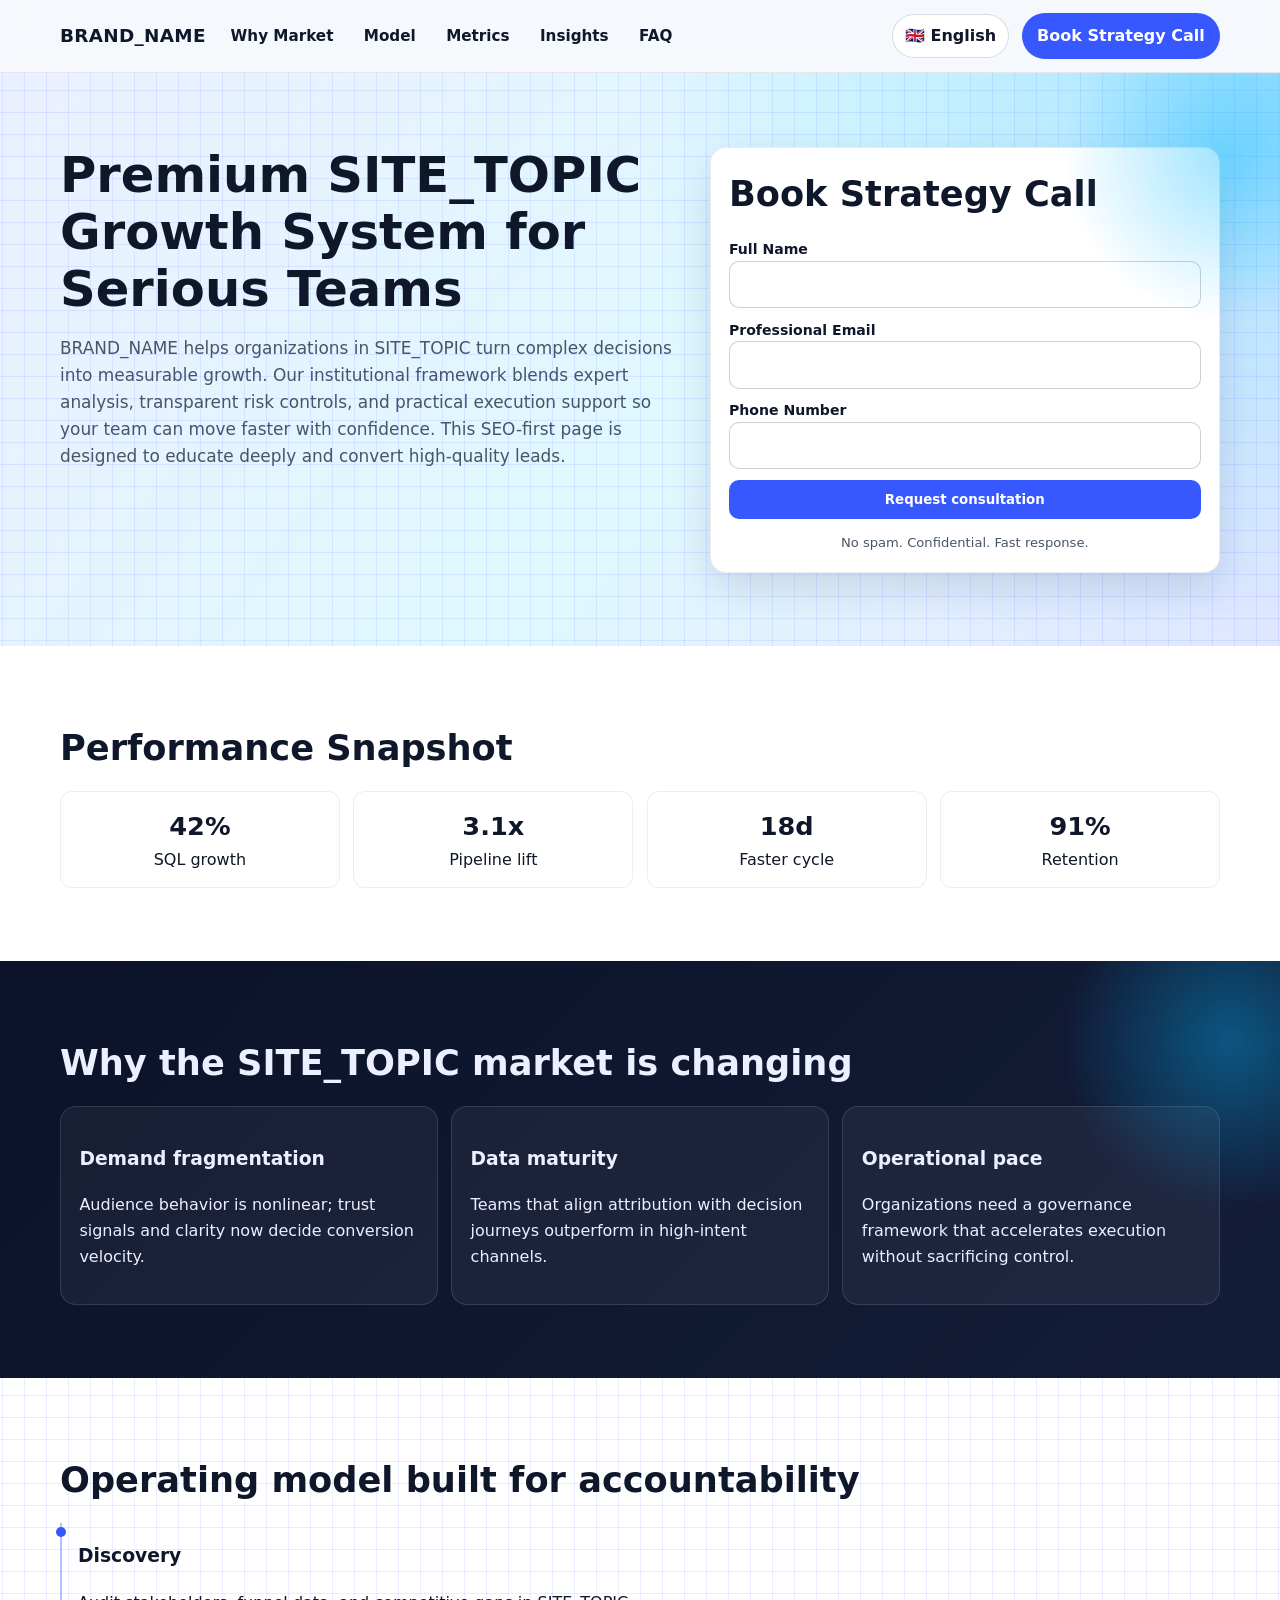
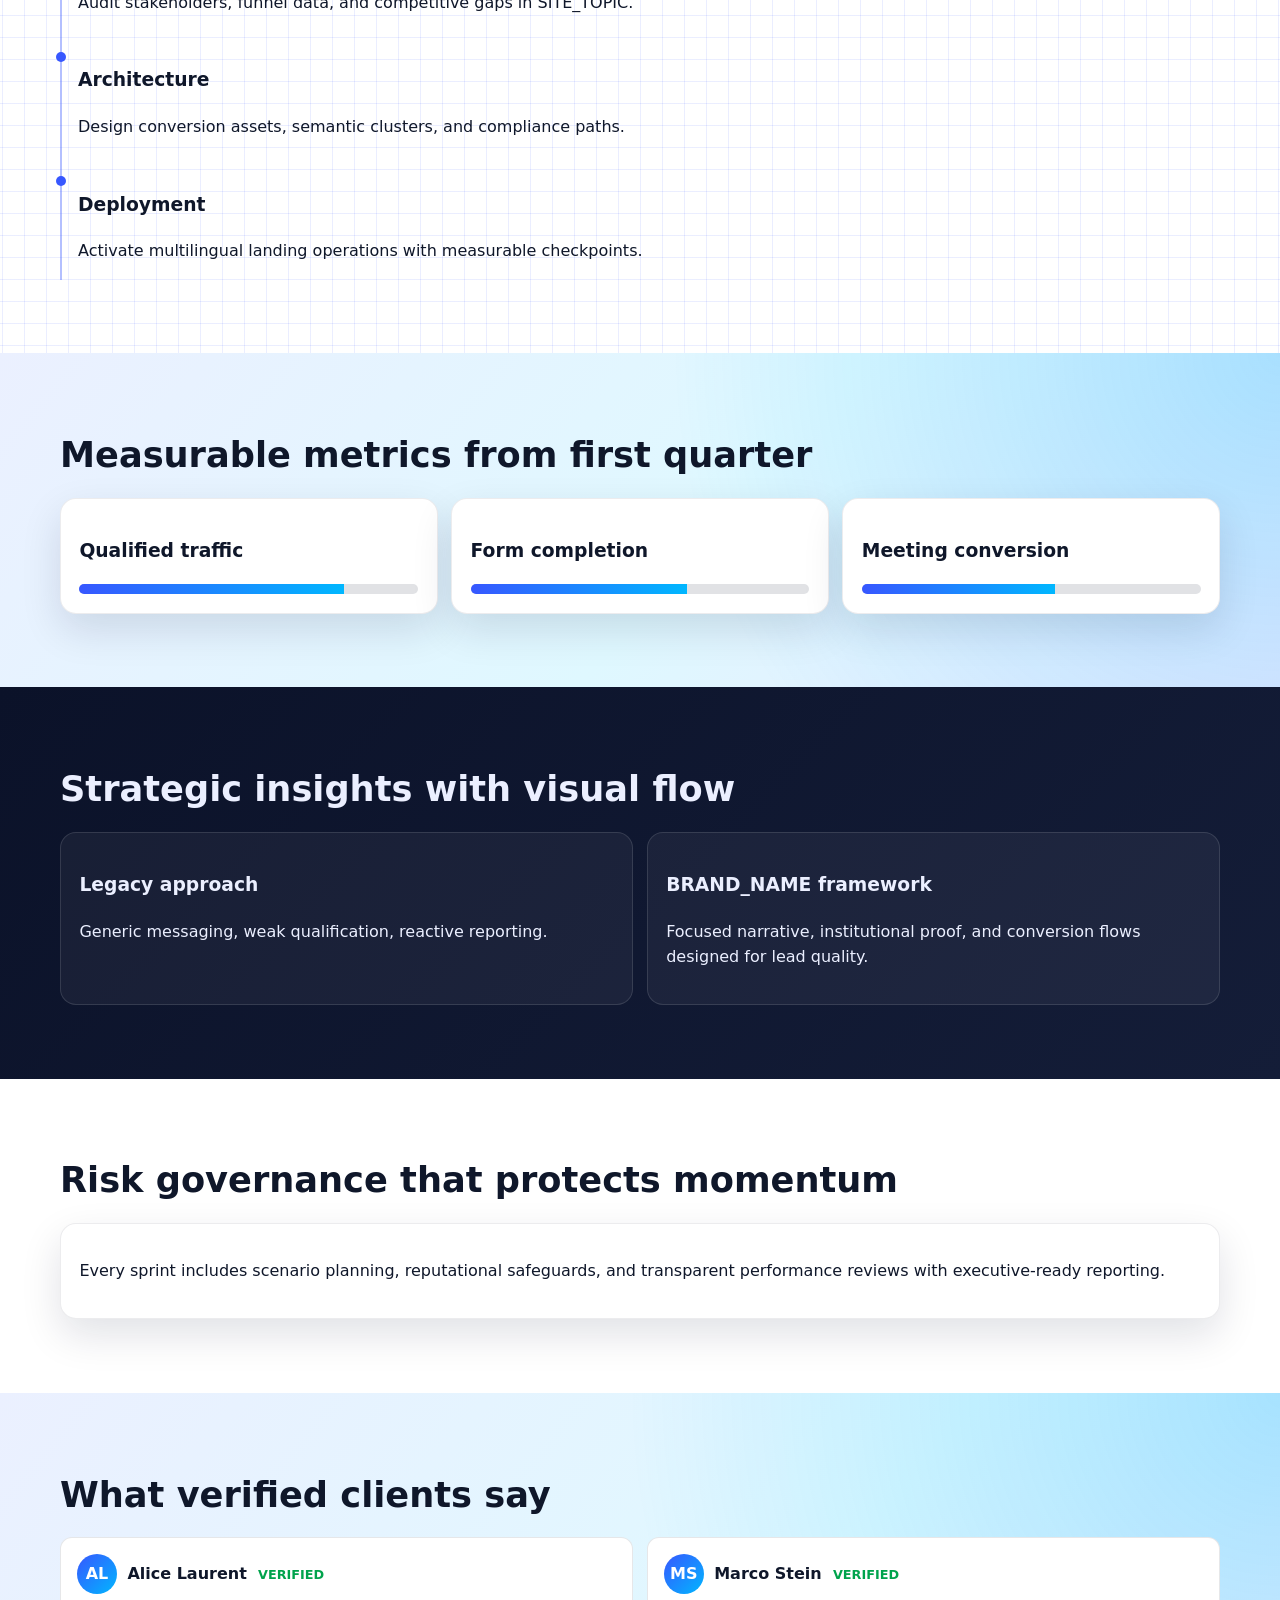
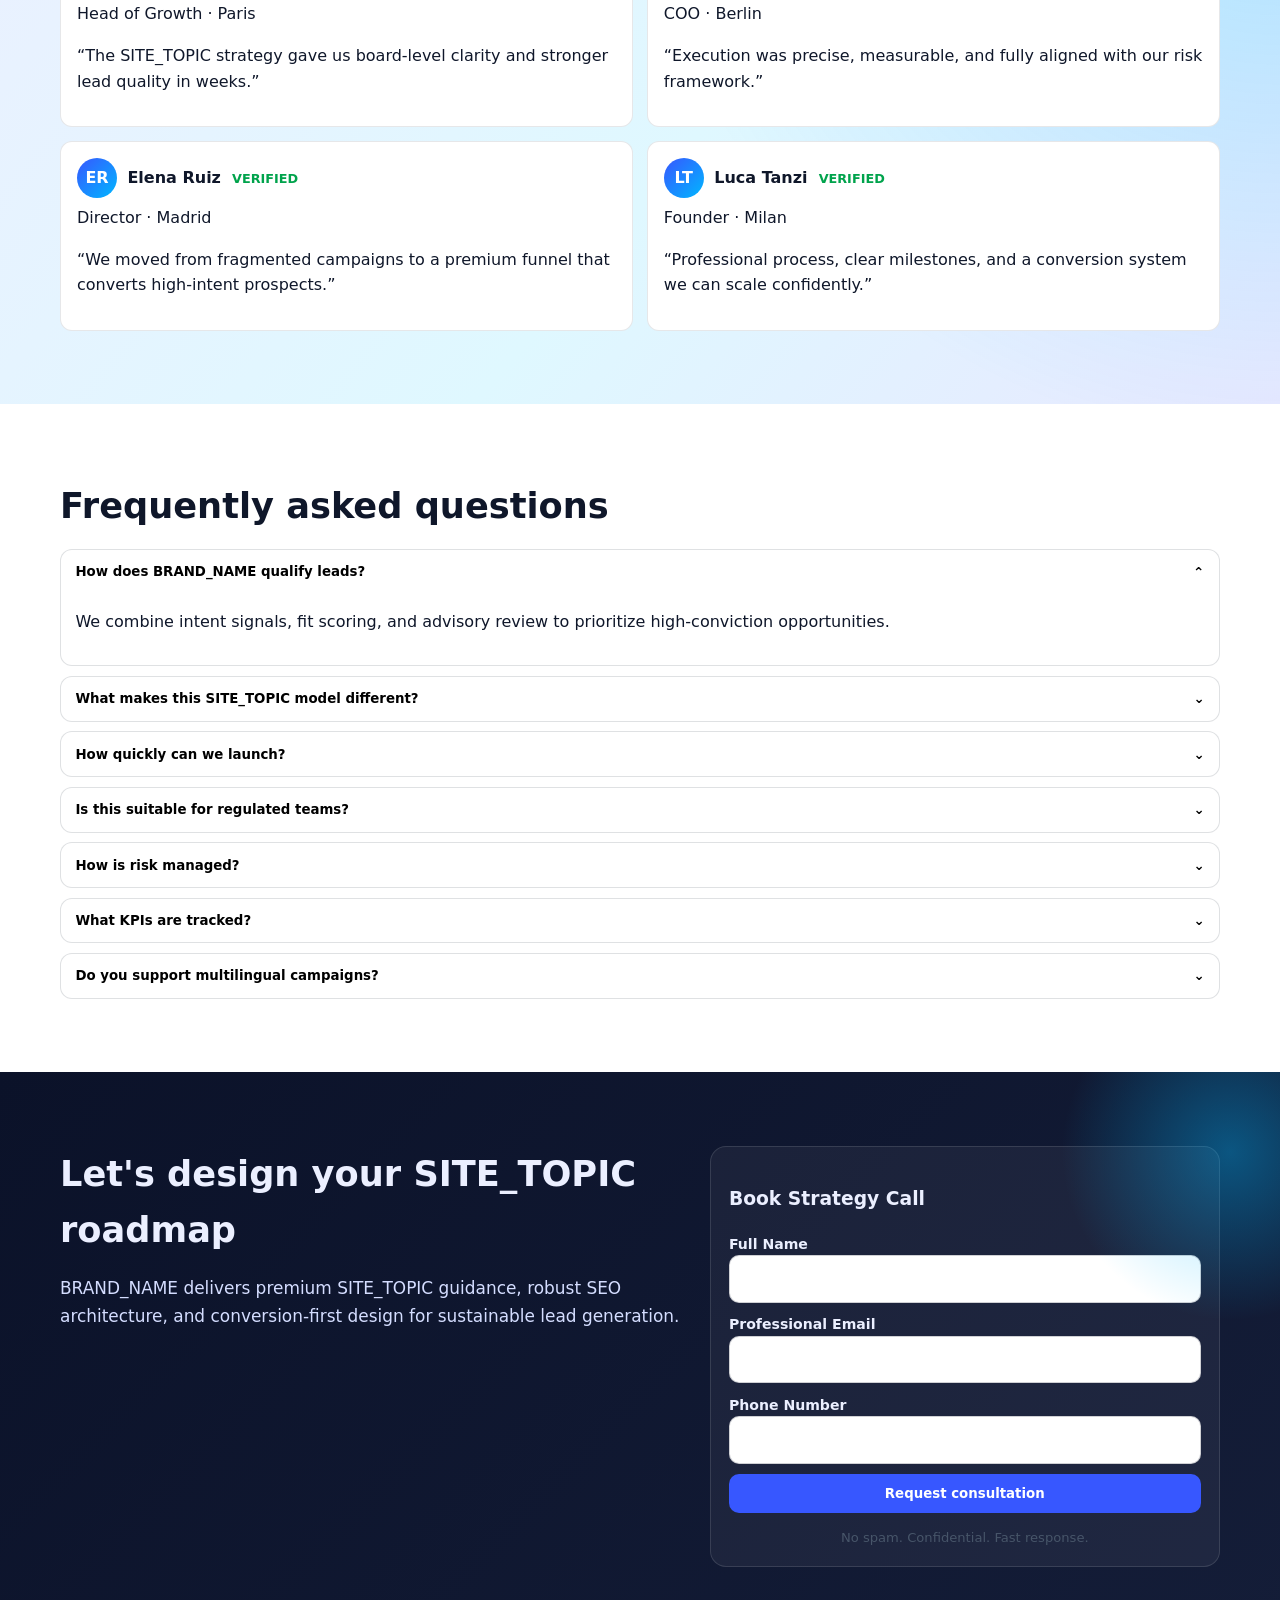
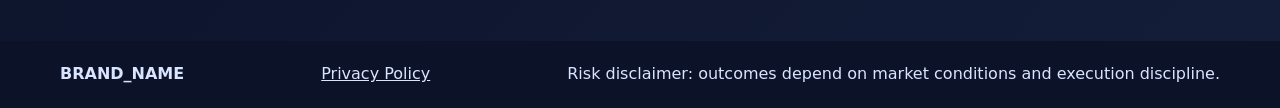
<file: index.html>
<!doctype html>
<html lang="en">
<head>
  <meta charset="utf-8">
  <meta name="viewport" content="width=device-width, initial-scale=1">
  <title>BRAND_NAME | Premium SITE_TOPIC Growth Platform</title>
  <meta name="description" content="Discover BRAND_NAME, a premium SITE_TOPIC landing experience built to educate buyers, build trust, and generate qualified leads.">
  <link rel="canonical" href="https://example.com/">
  <link rel="alternate" hreflang="en" href="https://example.com/">
  <link rel="alternate" hreflang="de" href="https://example.com/de/">
  <link rel="alternate" hreflang="fr" href="https://example.com/fr/">
  <link rel="alternate" hreflang="es" href="https://example.com/es/">
  <link rel="alternate" hreflang="it" href="https://example.com/it/">
  <link rel="alternate" hreflang="x-default" href="https://example.com/">
  <meta property="og:type" content="website">
  <meta property="og:title" content="BRAND_NAME | Premium SITE_TOPIC Growth Platform">
  <meta property="og:description" content="Discover BRAND_NAME, a premium SITE_TOPIC landing experience built to educate buyers, build trust, and generate qualified leads.">
  <meta property="og:url" content="https://example.com/">
  <meta property="og:image" content="https://example.com/assets/img/og-cover.jpg">
  <meta name="twitter:card" content="summary_large_image">
  <meta name="twitter:title" content="BRAND_NAME | Premium SITE_TOPIC Growth Platform">
  <meta name="twitter:description" content="Discover BRAND_NAME, a premium SITE_TOPIC landing experience built to educate buyers, build trust, and generate qualified leads.">
  <meta name="twitter:image" content="https://example.com/assets/img/og-cover.jpg">
  <link rel="stylesheet" href="assets/style.css">
  <script src="assets/app.js" defer></script>
</head>
<body>
<header class="site-header">
  <div class="container header-inner">
    <a class="brand" href="index.html">BRAND_NAME</a>
    <nav class="main-nav" aria-label="Primary navigation"><a href="#sec-why">Why Market</a><a href="#sec-model">Model</a><a href="#sec-metrics">Metrics</a><a href="#sec-insights">Insights</a><a href="#sec-faq">FAQ</a></nav>
    <div class="header-right">
      <details class="lang-dropdown">
        <summary class="lang-toggle">🇬🇧 English</summary>
        <div class="lang-menu"><a class="active" href="index.html">🇬🇧 English</a><a class="" href="de/index.html">🇩🇪 Deutsch</a><a class="" href="fr/index.html">🇫🇷 Français</a><a class="" href="es/index.html">🇪🇸 Español</a><a class="" href="it/index.html">🇮🇹 Italiano</a></div>
      </details>
      <a class="cta-link" href="#final-cta">Book Strategy Call</a>
      <button class="mobile-menu-btn" aria-label="Open menu">☰</button>
    </div>
  </div>
</header>

<div class="mobile-drawer" aria-hidden="true">
  <div class="drawer-panel" role="dialog" aria-modal="true" aria-label="Mobile menu">
    <button class="drawer-close" aria-label="Close menu">×</button>
    <nav class="drawer-nav"><a href="#sec-why">Why Market</a><a href="#sec-model">Model</a><a href="#sec-metrics">Metrics</a><a href="#sec-insights">Insights</a><a href="#sec-faq">FAQ</a></nav>
    <div class="drawer-languages"><a class="active" href="index.html">🇬🇧 English</a><a class="" href="de/index.html">🇩🇪 Deutsch</a><a class="" href="fr/index.html">🇫🇷 Français</a><a class="" href="es/index.html">🇪🇸 Español</a><a class="" href="it/index.html">🇮🇹 Italiano</a></div>
  </div>
</div>

<main>
  <section class="section section-gradient mesh glow">
    <div class="container hero-grid reveal">
      <div>
        <h1>Premium SITE_TOPIC Growth System for Serious Teams</h1>
        <p class="lead">BRAND_NAME helps organizations in SITE_TOPIC turn complex decisions into measurable growth. Our institutional framework blends expert analysis, transparent risk controls, and practical execution support so your team can move faster with confidence. This SEO-first page is designed to educate deeply and convert high-quality leads.</p>
      </div>
      <aside class="hero-card">
        <h2>Book Strategy Call</h2>
        <form class="form-stack" aria-label="Lead form">
          <label>Full Name<input type="text" name="fullName" required></label>
          <label>Professional Email<input type="email" name="email" required></label>
          <label>Phone Number<input type="tel" name="phone" required></label>
          <button type="submit">Request consultation</button>
          <p class="microcopy">No spam. Confidential. Fast response.</p>
        </form>
      </aside>
    </div>
  </section>

  <section class="section section-light" id="sec-kpi">
    <div class="container reveal"><h2>Performance Snapshot</h2>
      <div class="kpi-grid">
        <div class="kpi"><strong>42%</strong>SQL growth</div><div class="kpi"><strong>3.1x</strong>Pipeline lift</div><div class="kpi"><strong>18d</strong>Faster cycle</div><div class="kpi"><strong>91%</strong>Retention</div>
      </div>
    </div>
  </section>

  <section class="section section-dark glow" id="sec-why"><div class="container reveal"><h2>Why the SITE_TOPIC market is changing</h2>
    <div class="icon-grid"><article class="panel"><h3>Demand fragmentation</h3><p>Audience behavior is nonlinear; trust signals and clarity now decide conversion velocity.</p></article><article class="panel"><h3>Data maturity</h3><p>Teams that align attribution with decision journeys outperform in high-intent channels.</p></article><article class="panel"><h3>Operational pace</h3><p>Organizations need a governance framework that accelerates execution without sacrificing control.</p></article></div>
  </div></section>

  <section class="section section-light mesh" id="sec-model"><div class="container reveal"><h2>Operating model built for accountability</h2><div class="timeline"><article><h3>Discovery</h3><p>Audit stakeholders, funnel data, and competitive gaps in SITE_TOPIC.</p></article><article><h3>Architecture</h3><p>Design conversion assets, semantic clusters, and compliance paths.</p></article><article><h3>Deployment</h3><p>Activate multilingual landing operations with measurable checkpoints.</p></article></div></div></section>

  <section class="section section-gradient" id="sec-metrics"><div class="container reveal"><h2>Measurable metrics from first quarter</h2><div class="bars"><article class="panel"><h3>Qualified traffic</h3><div class="progress"><span data-width="78%"></span></div></article><article class="panel"><h3>Form completion</h3><div class="progress"><span data-width="64%"></span></div></article><article class="panel"><h3>Meeting conversion</h3><div class="progress"><span data-width="57%"></span></div></article></div></div></section>

  <section class="section section-dark" id="sec-insights"><div class="container reveal"><h2>Strategic insights with visual flow</h2><div class="compare-grid"><article class="panel"><h3>Legacy approach</h3><p>Generic messaging, weak qualification, reactive reporting.</p></article><article class="panel"><h3>BRAND_NAME framework</h3><p>Focused narrative, institutional proof, and conversion flows designed for lead quality.</p></article></div></div></section>

  <section class="section section-light" id="sec-risk"><div class="container reveal"><h2>Risk governance that protects momentum</h2><div class="panel"><p>Every sprint includes scenario planning, reputational safeguards, and transparent performance reviews with executive-ready reporting.</p></div></div></section>

  <section class="section section-gradient" id="sec-reviews"><div class="container reveal"><h2>What verified clients say</h2><div class="review-grid">
  <article class="review-card"><div class="avatar-line"><span class="avatar">AL</span><strong>Alice Laurent <span class="verified">VERIFIED</span></strong></div><div>Head of Growth · Paris</div><p>“The SITE_TOPIC strategy gave us board-level clarity and stronger lead quality in weeks.”</p></article>
  <article class="review-card"><div class="avatar-line"><span class="avatar">MS</span><strong>Marco Stein <span class="verified">VERIFIED</span></strong></div><div>COO · Berlin</div><p>“Execution was precise, measurable, and fully aligned with our risk framework.”</p></article>
  <article class="review-card"><div class="avatar-line"><span class="avatar">ER</span><strong>Elena Ruiz <span class="verified">VERIFIED</span></strong></div><div>Director · Madrid</div><p>“We moved from fragmented campaigns to a premium funnel that converts high-intent prospects.”</p></article>
  <article class="review-card"><div class="avatar-line"><span class="avatar">LT</span><strong>Luca Tanzi <span class="verified">VERIFIED</span></strong></div><div>Founder · Milan</div><p>“Professional process, clear milestones, and a conversion system we can scale confidently.”</p></article>
  </div></div></section>

  <section class="section section-light" id="sec-faq"><div class="container reveal"><h2>Frequently asked questions</h2><div class="faq-list"><article class="faq-item active"><button class="faq-question" aria-expanded="true">How does BRAND_NAME qualify leads?<span class="faq-arrow">⌄</span></button><div class="faq-answer"><p>We combine intent signals, fit scoring, and advisory review to prioritize high-conviction opportunities.</p></div></article><article class="faq-item "><button class="faq-question" aria-expanded="false">What makes this SITE_TOPIC model different?<span class="faq-arrow">⌄</span></button><div class="faq-answer"><p>We combine intent signals, fit scoring, and advisory review to prioritize high-conviction opportunities.</p></div></article><article class="faq-item "><button class="faq-question" aria-expanded="false">How quickly can we launch?<span class="faq-arrow">⌄</span></button><div class="faq-answer"><p>We combine intent signals, fit scoring, and advisory review to prioritize high-conviction opportunities.</p></div></article><article class="faq-item "><button class="faq-question" aria-expanded="false">Is this suitable for regulated teams?<span class="faq-arrow">⌄</span></button><div class="faq-answer"><p>We combine intent signals, fit scoring, and advisory review to prioritize high-conviction opportunities.</p></div></article><article class="faq-item "><button class="faq-question" aria-expanded="false">How is risk managed?<span class="faq-arrow">⌄</span></button><div class="faq-answer"><p>We combine intent signals, fit scoring, and advisory review to prioritize high-conviction opportunities.</p></div></article><article class="faq-item "><button class="faq-question" aria-expanded="false">What KPIs are tracked?<span class="faq-arrow">⌄</span></button><div class="faq-answer"><p>We combine intent signals, fit scoring, and advisory review to prioritize high-conviction opportunities.</p></div></article><article class="faq-item "><button class="faq-question" aria-expanded="false">Do you support multilingual campaigns?<span class="faq-arrow">⌄</span></button><div class="faq-answer"><p>We combine intent signals, fit scoring, and advisory review to prioritize high-conviction opportunities.</p></div></article></div></div></section>

  <section class="section section-dark glow" id="final-cta"><div class="container hero-grid reveal"><div><h2>Let's design your SITE_TOPIC roadmap</h2><p class="lead">BRAND_NAME delivers premium SITE_TOPIC guidance, robust SEO architecture, and conversion-first design for sustainable lead generation.</p></div><aside class="hero-card"><h3>Book Strategy Call</h3><form class="form-stack" aria-label="Lead form final"><label>Full Name<input type="text" name="fullName2" required></label><label>Professional Email<input type="email" name="email2" required></label><label>Phone Number<input type="tel" name="phone2" required></label><button type="submit">Request consultation</button><p class="microcopy">No spam. Confidential. Fast response.</p></form></aside></div></section>
</main>

<footer class="site-footer">
  <div class="container footer-row">
    <strong>BRAND_NAME</strong>
    <a href="#" data-open-modal>Privacy Policy</a>
    <span>Risk disclaimer: outcomes depend on market conditions and execution discipline.</span>
  </div>
</footer>

<div class="modal" id="privacy-modal" aria-hidden="true">
  <div class="modal-content" role="dialog" aria-modal="true" aria-label="Privacy Policy">
    <button class="modal-close" aria-label="Close modal">×</button>
    <h2>Privacy Policy</h2>
    <p>BRAND_NAME processes contact information solely to respond to consultation requests, provide SITE_TOPIC related services, and maintain lawful business records. Data access is restricted, encrypted where applicable, and never sold to third parties.</p>
  </div>
</div>

<script type="application/ld+json">{"@context":"https://schema.org","@graph":[{"@type":"Organization","name":"BRAND_NAME","url":"https://example.com/","logo":"https://example.com/assets/img/logo.png","sameAs":["https://www.linkedin.com/company/brand-name"]},{"@type":"WebSite","name":"BRAND_NAME","url":"https://example.com/","inLanguage":"en"},{"@type":"FAQPage","mainEntity":[{"@type":"Question","name":"How does BRAND_NAME qualify leads?","acceptedAnswer":{"@type":"Answer","text":"We combine intent signals, fit scoring, and advisory review to prioritize high-conviction opportunities."}},{"@type":"Question","name":"What makes this SITE_TOPIC model different?","acceptedAnswer":{"@type":"Answer","text":"We combine intent signals, fit scoring, and advisory review to prioritize high-conviction opportunities."}},{"@type":"Question","name":"How quickly can we launch?","acceptedAnswer":{"@type":"Answer","text":"We combine intent signals, fit scoring, and advisory review to prioritize high-conviction opportunities."}},{"@type":"Question","name":"Is this suitable for regulated teams?","acceptedAnswer":{"@type":"Answer","text":"We combine intent signals, fit scoring, and advisory review to prioritize high-conviction opportunities."}},{"@type":"Question","name":"How is risk managed?","acceptedAnswer":{"@type":"Answer","text":"We combine intent signals, fit scoring, and advisory review to prioritize high-conviction opportunities."}},{"@type":"Question","name":"What KPIs are tracked?","acceptedAnswer":{"@type":"Answer","text":"We combine intent signals, fit scoring, and advisory review to prioritize high-conviction opportunities."}},{"@type":"Question","name":"Do you support multilingual campaigns?","acceptedAnswer":{"@type":"Answer","text":"We combine intent signals, fit scoring, and advisory review to prioritize high-conviction opportunities."}}]},{"@type":"Review","reviewRating":{"@type":"Rating","ratingValue":"5"},"author":{"@type":"Person","name":"Alice Laurent"},"reviewBody":"The SITE_TOPIC strategy delivered premium lead quality and measurable results."}]}</script>
</body>
</html>
</file>
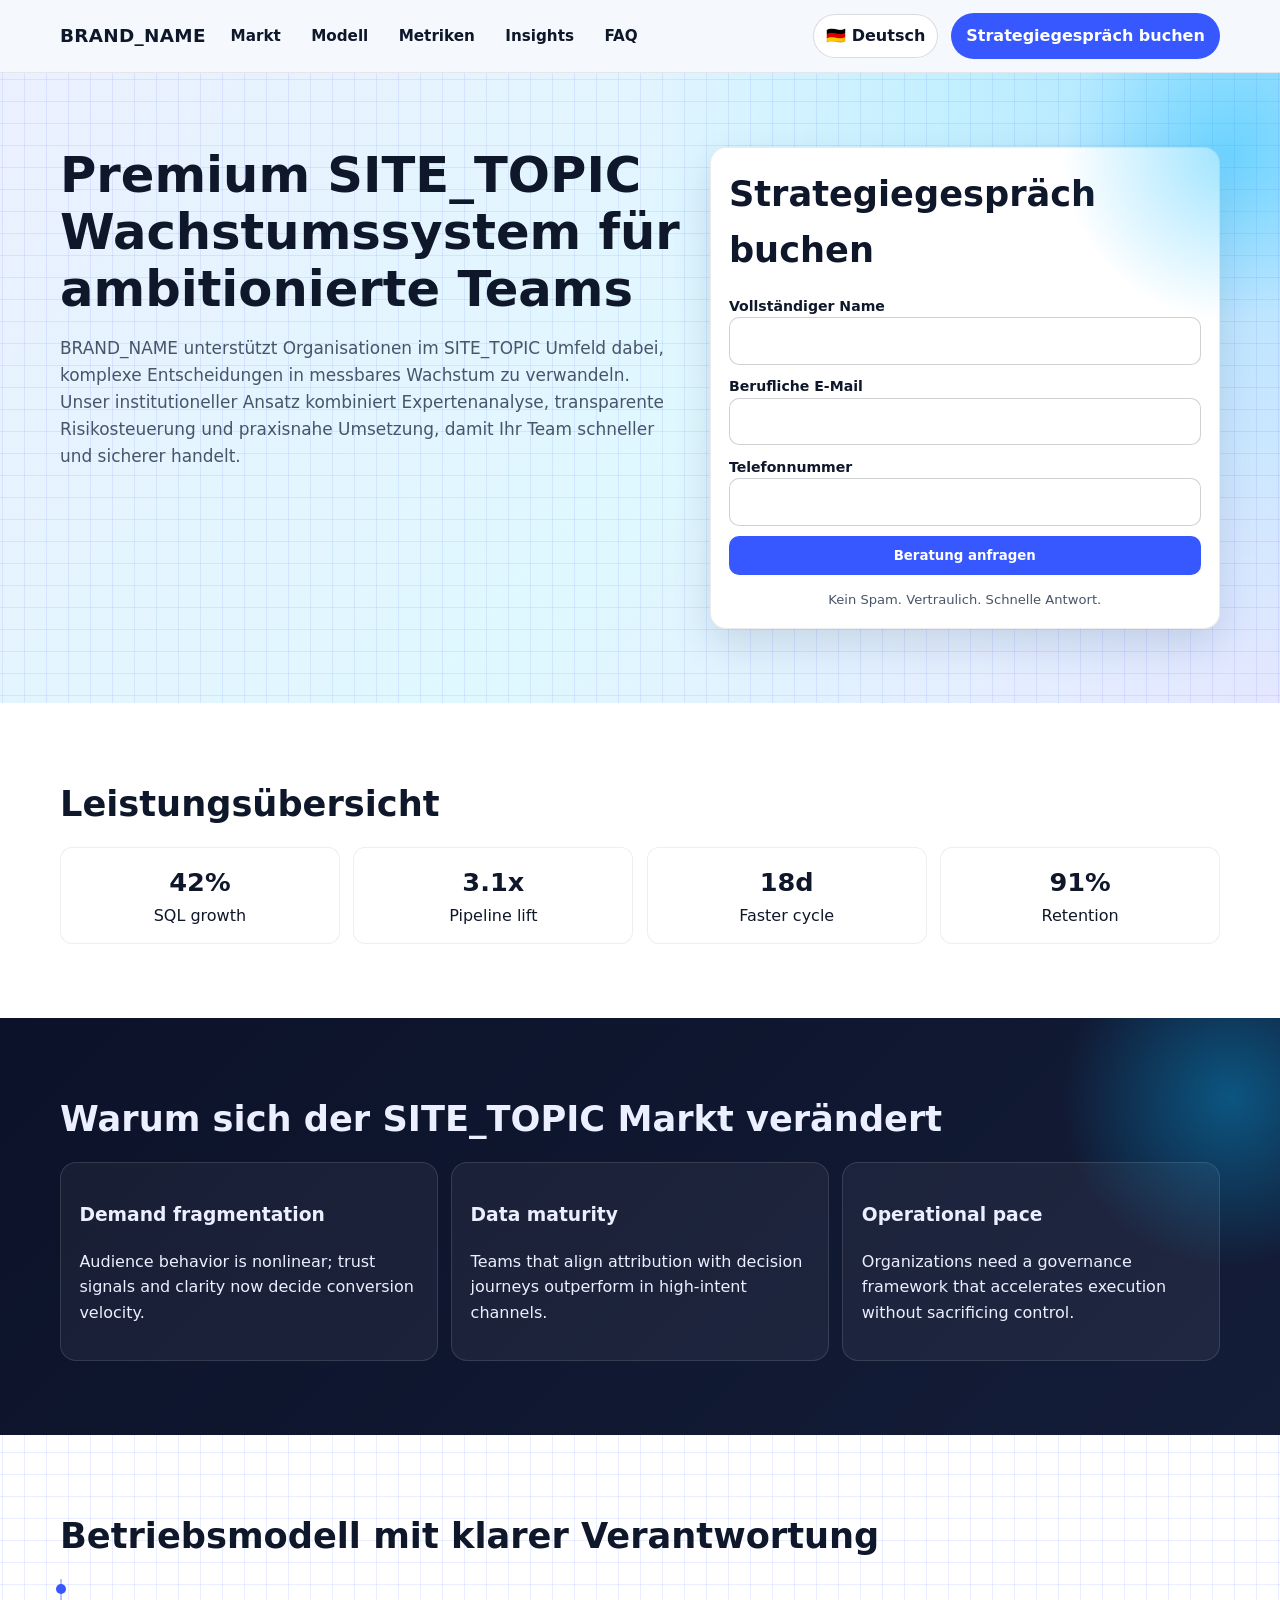
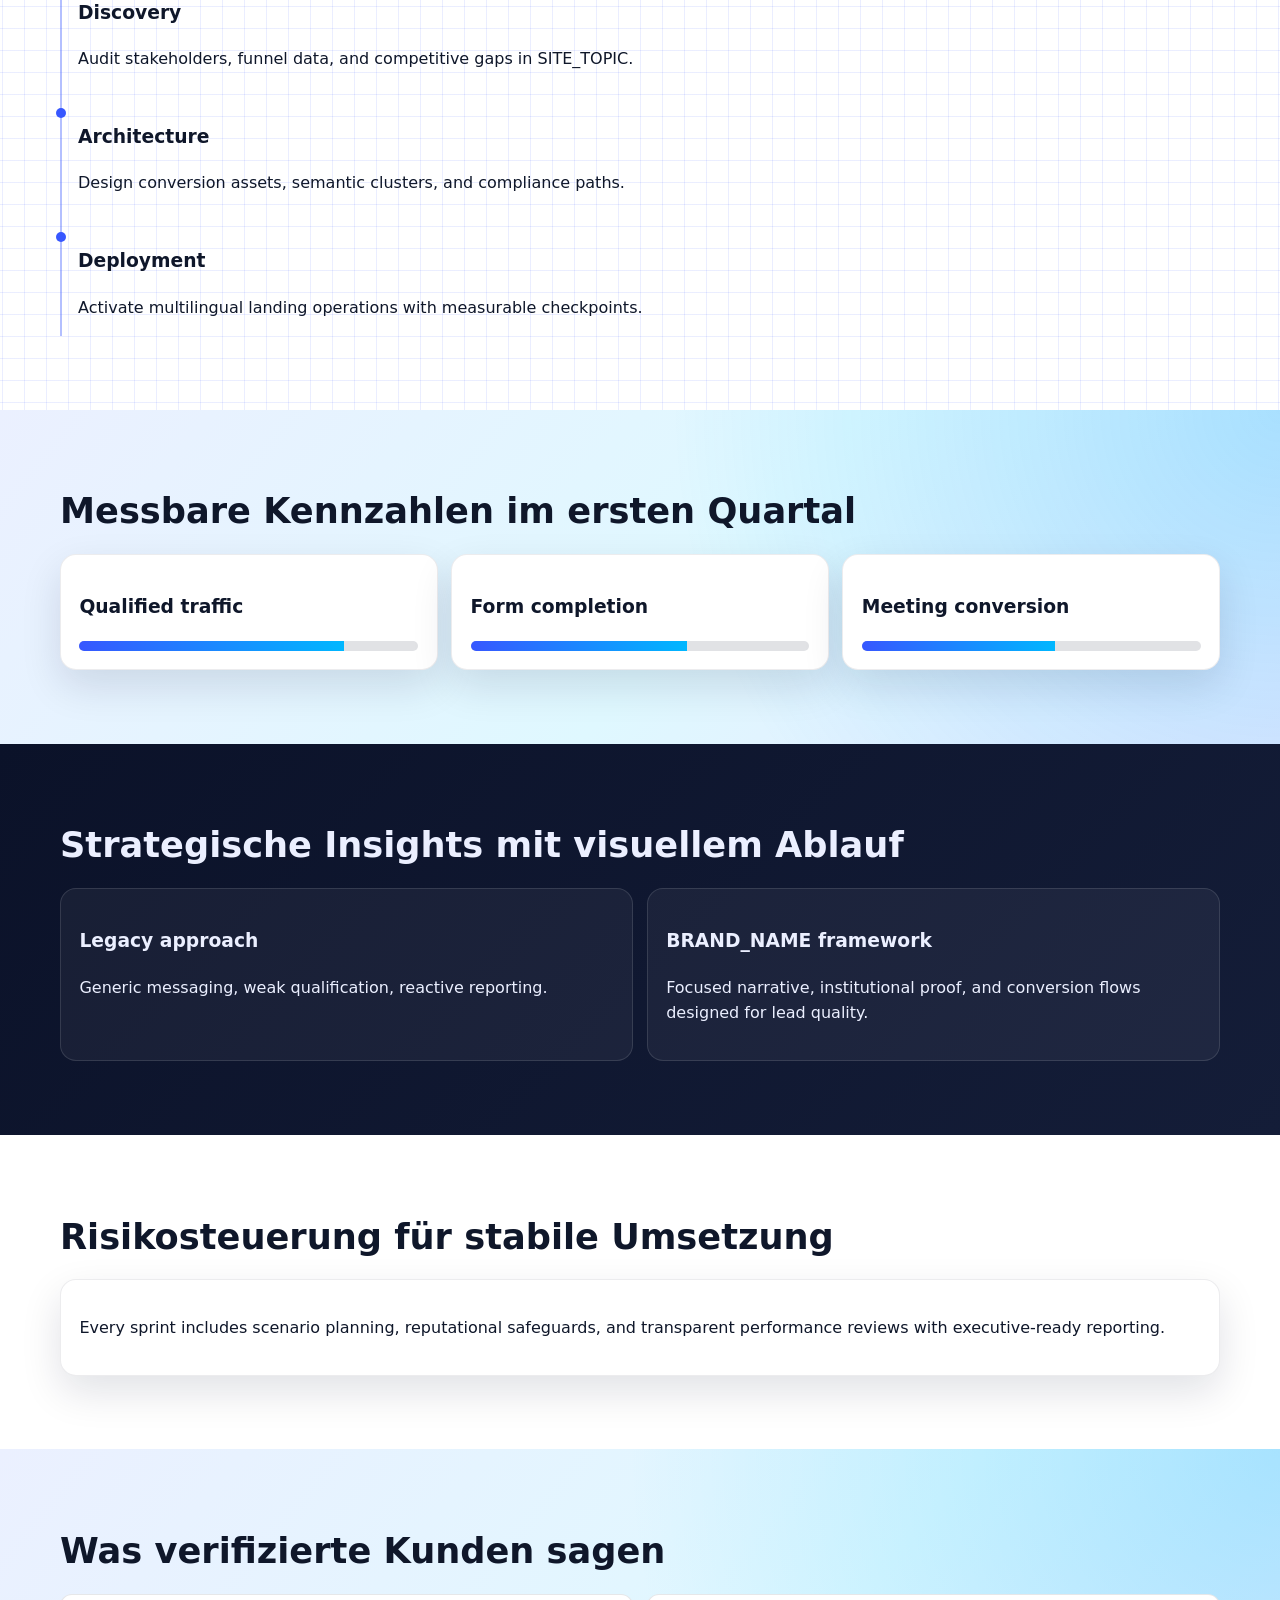
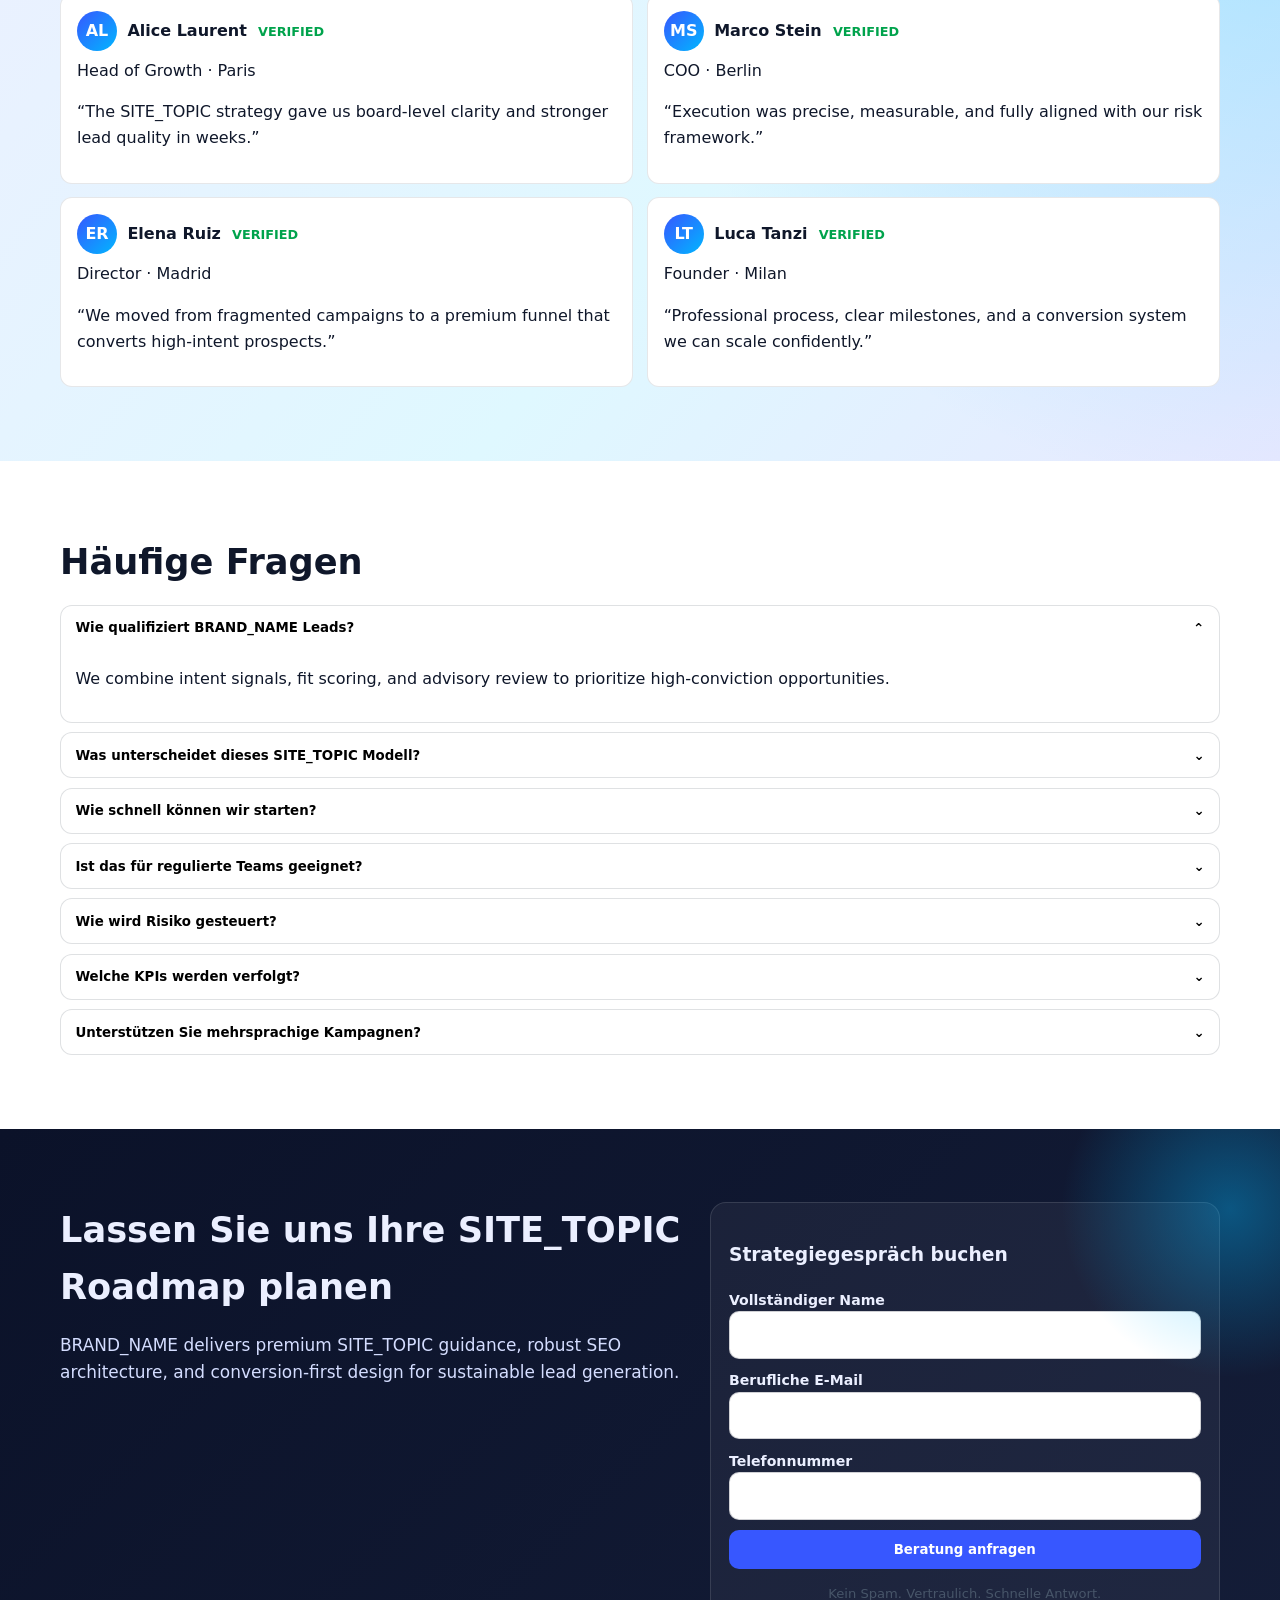
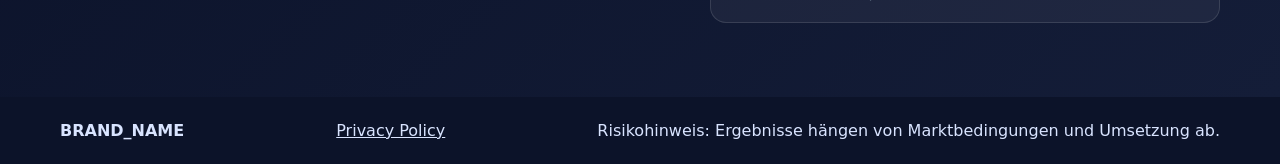
<file: de/index.html>
<!doctype html>
<html lang="de">
<head>
  <meta charset="utf-8">
  <meta name="viewport" content="width=device-width, initial-scale=1">
  <title>BRAND_NAME | Premium SITE_TOPIC Plattform für Wachstum</title>
  <meta name="description" content="Entdecken Sie BRAND_NAME: eine hochwertige SITE_TOPIC Landingpage für fundierte Entscheidungen und qualifizierte Leads.">
  <link rel="canonical" href="https://example.com/de/">
  <link rel="alternate" hreflang="en" href="https://example.com/">
  <link rel="alternate" hreflang="de" href="https://example.com/de/">
  <link rel="alternate" hreflang="fr" href="https://example.com/fr/">
  <link rel="alternate" hreflang="es" href="https://example.com/es/">
  <link rel="alternate" hreflang="it" href="https://example.com/it/">
  <link rel="alternate" hreflang="x-default" href="https://example.com/">
  <meta property="og:type" content="website">
  <meta property="og:title" content="BRAND_NAME | Premium SITE_TOPIC Plattform für Wachstum">
  <meta property="og:description" content="Entdecken Sie BRAND_NAME: eine hochwertige SITE_TOPIC Landingpage für fundierte Entscheidungen und qualifizierte Leads.">
  <meta property="og:url" content="https://example.com/de/">
  <meta property="og:image" content="https://example.com/assets/img/og-cover.jpg">
  <meta name="twitter:card" content="summary_large_image">
  <meta name="twitter:title" content="BRAND_NAME | Premium SITE_TOPIC Plattform für Wachstum">
  <meta name="twitter:description" content="Entdecken Sie BRAND_NAME: eine hochwertige SITE_TOPIC Landingpage für fundierte Entscheidungen und qualifizierte Leads.">
  <meta name="twitter:image" content="https://example.com/assets/img/og-cover.jpg">
  <link rel="stylesheet" href="../assets/style.css">
  <script src="../assets/app.js" defer></script>
</head>
<body>
<header class="site-header">
  <div class="container header-inner">
    <a class="brand" href="../index.html">BRAND_NAME</a>
    <nav class="main-nav" aria-label="Primary navigation"><a href="#sec-why">Markt</a><a href="#sec-model">Modell</a><a href="#sec-metrics">Metriken</a><a href="#sec-insights">Insights</a><a href="#sec-faq">FAQ</a></nav>
    <div class="header-right">
      <details class="lang-dropdown">
        <summary class="lang-toggle">🇩🇪 Deutsch</summary>
        <div class="lang-menu"><a class="" href="../index.html">🇬🇧 English</a><a class="active" href="../de/index.html">🇩🇪 Deutsch</a><a class="" href="../fr/index.html">🇫🇷 Français</a><a class="" href="../es/index.html">🇪🇸 Español</a><a class="" href="../it/index.html">🇮🇹 Italiano</a></div>
      </details>
      <a class="cta-link" href="#final-cta">Strategiegespräch buchen</a>
      <button class="mobile-menu-btn" aria-label="Open menu">☰</button>
    </div>
  </div>
</header>

<div class="mobile-drawer" aria-hidden="true">
  <div class="drawer-panel" role="dialog" aria-modal="true" aria-label="Mobile menu">
    <button class="drawer-close" aria-label="Close menu">×</button>
    <nav class="drawer-nav"><a href="#sec-why">Markt</a><a href="#sec-model">Modell</a><a href="#sec-metrics">Metriken</a><a href="#sec-insights">Insights</a><a href="#sec-faq">FAQ</a></nav>
    <div class="drawer-languages"><a class="" href="../index.html">🇬🇧 English</a><a class="active" href="../de/index.html">🇩🇪 Deutsch</a><a class="" href="../fr/index.html">🇫🇷 Français</a><a class="" href="../es/index.html">🇪🇸 Español</a><a class="" href="../it/index.html">🇮🇹 Italiano</a></div>
  </div>
</div>

<main>
  <section class="section section-gradient mesh glow">
    <div class="container hero-grid reveal">
      <div>
        <h1>Premium SITE_TOPIC Wachstumssystem für ambitionierte Teams</h1>
        <p class="lead">BRAND_NAME unterstützt Organisationen im SITE_TOPIC Umfeld dabei, komplexe Entscheidungen in messbares Wachstum zu verwandeln. Unser institutioneller Ansatz kombiniert Expertenanalyse, transparente Risikosteuerung und praxisnahe Umsetzung, damit Ihr Team schneller und sicherer handelt.</p>
      </div>
      <aside class="hero-card">
        <h2>Strategiegespräch buchen</h2>
        <form class="form-stack" aria-label="Lead form">
          <label>Vollständiger Name<input type="text" name="fullName" required></label>
          <label>Berufliche E-Mail<input type="email" name="email" required></label>
          <label>Telefonnummer<input type="tel" name="phone" required></label>
          <button type="submit">Beratung anfragen</button>
          <p class="microcopy">Kein Spam. Vertraulich. Schnelle Antwort.</p>
        </form>
      </aside>
    </div>
  </section>

  <section class="section section-light" id="sec-kpi">
    <div class="container reveal"><h2>Leistungsübersicht</h2>
      <div class="kpi-grid">
        <div class="kpi"><strong>42%</strong>SQL growth</div><div class="kpi"><strong>3.1x</strong>Pipeline lift</div><div class="kpi"><strong>18d</strong>Faster cycle</div><div class="kpi"><strong>91%</strong>Retention</div>
      </div>
    </div>
  </section>

  <section class="section section-dark glow" id="sec-why"><div class="container reveal"><h2>Warum sich der SITE_TOPIC Markt verändert</h2>
    <div class="icon-grid"><article class="panel"><h3>Demand fragmentation</h3><p>Audience behavior is nonlinear; trust signals and clarity now decide conversion velocity.</p></article><article class="panel"><h3>Data maturity</h3><p>Teams that align attribution with decision journeys outperform in high-intent channels.</p></article><article class="panel"><h3>Operational pace</h3><p>Organizations need a governance framework that accelerates execution without sacrificing control.</p></article></div>
  </div></section>

  <section class="section section-light mesh" id="sec-model"><div class="container reveal"><h2>Betriebsmodell mit klarer Verantwortung</h2><div class="timeline"><article><h3>Discovery</h3><p>Audit stakeholders, funnel data, and competitive gaps in SITE_TOPIC.</p></article><article><h3>Architecture</h3><p>Design conversion assets, semantic clusters, and compliance paths.</p></article><article><h3>Deployment</h3><p>Activate multilingual landing operations with measurable checkpoints.</p></article></div></div></section>

  <section class="section section-gradient" id="sec-metrics"><div class="container reveal"><h2>Messbare Kennzahlen im ersten Quartal</h2><div class="bars"><article class="panel"><h3>Qualified traffic</h3><div class="progress"><span data-width="78%"></span></div></article><article class="panel"><h3>Form completion</h3><div class="progress"><span data-width="64%"></span></div></article><article class="panel"><h3>Meeting conversion</h3><div class="progress"><span data-width="57%"></span></div></article></div></div></section>

  <section class="section section-dark" id="sec-insights"><div class="container reveal"><h2>Strategische Insights mit visuellem Ablauf</h2><div class="compare-grid"><article class="panel"><h3>Legacy approach</h3><p>Generic messaging, weak qualification, reactive reporting.</p></article><article class="panel"><h3>BRAND_NAME framework</h3><p>Focused narrative, institutional proof, and conversion flows designed for lead quality.</p></article></div></div></section>

  <section class="section section-light" id="sec-risk"><div class="container reveal"><h2>Risikosteuerung für stabile Umsetzung</h2><div class="panel"><p>Every sprint includes scenario planning, reputational safeguards, and transparent performance reviews with executive-ready reporting.</p></div></div></section>

  <section class="section section-gradient" id="sec-reviews"><div class="container reveal"><h2>Was verifizierte Kunden sagen</h2><div class="review-grid">
  <article class="review-card"><div class="avatar-line"><span class="avatar">AL</span><strong>Alice Laurent <span class="verified">VERIFIED</span></strong></div><div>Head of Growth · Paris</div><p>“The SITE_TOPIC strategy gave us board-level clarity and stronger lead quality in weeks.”</p></article>
  <article class="review-card"><div class="avatar-line"><span class="avatar">MS</span><strong>Marco Stein <span class="verified">VERIFIED</span></strong></div><div>COO · Berlin</div><p>“Execution was precise, measurable, and fully aligned with our risk framework.”</p></article>
  <article class="review-card"><div class="avatar-line"><span class="avatar">ER</span><strong>Elena Ruiz <span class="verified">VERIFIED</span></strong></div><div>Director · Madrid</div><p>“We moved from fragmented campaigns to a premium funnel that converts high-intent prospects.”</p></article>
  <article class="review-card"><div class="avatar-line"><span class="avatar">LT</span><strong>Luca Tanzi <span class="verified">VERIFIED</span></strong></div><div>Founder · Milan</div><p>“Professional process, clear milestones, and a conversion system we can scale confidently.”</p></article>
  </div></div></section>

  <section class="section section-light" id="sec-faq"><div class="container reveal"><h2>Häufige Fragen</h2><div class="faq-list"><article class="faq-item active"><button class="faq-question" aria-expanded="true">Wie qualifiziert BRAND_NAME Leads?<span class="faq-arrow">⌄</span></button><div class="faq-answer"><p>We combine intent signals, fit scoring, and advisory review to prioritize high-conviction opportunities.</p></div></article><article class="faq-item "><button class="faq-question" aria-expanded="false">Was unterscheidet dieses SITE_TOPIC Modell?<span class="faq-arrow">⌄</span></button><div class="faq-answer"><p>We combine intent signals, fit scoring, and advisory review to prioritize high-conviction opportunities.</p></div></article><article class="faq-item "><button class="faq-question" aria-expanded="false">Wie schnell können wir starten?<span class="faq-arrow">⌄</span></button><div class="faq-answer"><p>We combine intent signals, fit scoring, and advisory review to prioritize high-conviction opportunities.</p></div></article><article class="faq-item "><button class="faq-question" aria-expanded="false">Ist das für regulierte Teams geeignet?<span class="faq-arrow">⌄</span></button><div class="faq-answer"><p>We combine intent signals, fit scoring, and advisory review to prioritize high-conviction opportunities.</p></div></article><article class="faq-item "><button class="faq-question" aria-expanded="false">Wie wird Risiko gesteuert?<span class="faq-arrow">⌄</span></button><div class="faq-answer"><p>We combine intent signals, fit scoring, and advisory review to prioritize high-conviction opportunities.</p></div></article><article class="faq-item "><button class="faq-question" aria-expanded="false">Welche KPIs werden verfolgt?<span class="faq-arrow">⌄</span></button><div class="faq-answer"><p>We combine intent signals, fit scoring, and advisory review to prioritize high-conviction opportunities.</p></div></article><article class="faq-item "><button class="faq-question" aria-expanded="false">Unterstützen Sie mehrsprachige Kampagnen?<span class="faq-arrow">⌄</span></button><div class="faq-answer"><p>We combine intent signals, fit scoring, and advisory review to prioritize high-conviction opportunities.</p></div></article></div></div></section>

  <section class="section section-dark glow" id="final-cta"><div class="container hero-grid reveal"><div><h2>Lassen Sie uns Ihre SITE_TOPIC Roadmap planen</h2><p class="lead">BRAND_NAME delivers premium SITE_TOPIC guidance, robust SEO architecture, and conversion-first design for sustainable lead generation.</p></div><aside class="hero-card"><h3>Strategiegespräch buchen</h3><form class="form-stack" aria-label="Lead form final"><label>Vollständiger Name<input type="text" name="fullName2" required></label><label>Berufliche E-Mail<input type="email" name="email2" required></label><label>Telefonnummer<input type="tel" name="phone2" required></label><button type="submit">Beratung anfragen</button><p class="microcopy">Kein Spam. Vertraulich. Schnelle Antwort.</p></form></aside></div></section>
</main>

<footer class="site-footer">
  <div class="container footer-row">
    <strong>BRAND_NAME</strong>
    <a href="#" data-open-modal>Privacy Policy</a>
    <span>Risikohinweis: Ergebnisse hängen von Marktbedingungen und Umsetzung ab.</span>
  </div>
</footer>

<div class="modal" id="privacy-modal" aria-hidden="true">
  <div class="modal-content" role="dialog" aria-modal="true" aria-label="Privacy Policy">
    <button class="modal-close" aria-label="Close modal">×</button>
    <h2>Privacy Policy</h2>
    <p>BRAND_NAME processes contact information solely to respond to consultation requests, provide SITE_TOPIC related services, and maintain lawful business records. Data access is restricted, encrypted where applicable, and never sold to third parties.</p>
  </div>
</div>

<script type="application/ld+json">{"@context":"https://schema.org","@graph":[{"@type":"Organization","name":"BRAND_NAME","url":"https://example.com/","logo":"https://example.com/assets/img/logo.png","sameAs":["https://www.linkedin.com/company/brand-name"]},{"@type":"WebSite","name":"BRAND_NAME","url":"https://example.com/","inLanguage":"de"},{"@type":"FAQPage","mainEntity":[{"@type":"Question","name":"Wie qualifiziert BRAND_NAME Leads?","acceptedAnswer":{"@type":"Answer","text":"We combine intent signals, fit scoring, and advisory review to prioritize high-conviction opportunities."}},{"@type":"Question","name":"Was unterscheidet dieses SITE_TOPIC Modell?","acceptedAnswer":{"@type":"Answer","text":"We combine intent signals, fit scoring, and advisory review to prioritize high-conviction opportunities."}},{"@type":"Question","name":"Wie schnell können wir starten?","acceptedAnswer":{"@type":"Answer","text":"We combine intent signals, fit scoring, and advisory review to prioritize high-conviction opportunities."}},{"@type":"Question","name":"Ist das für regulierte Teams geeignet?","acceptedAnswer":{"@type":"Answer","text":"We combine intent signals, fit scoring, and advisory review to prioritize high-conviction opportunities."}},{"@type":"Question","name":"Wie wird Risiko gesteuert?","acceptedAnswer":{"@type":"Answer","text":"We combine intent signals, fit scoring, and advisory review to prioritize high-conviction opportunities."}},{"@type":"Question","name":"Welche KPIs werden verfolgt?","acceptedAnswer":{"@type":"Answer","text":"We combine intent signals, fit scoring, and advisory review to prioritize high-conviction opportunities."}},{"@type":"Question","name":"Unterstützen Sie mehrsprachige Kampagnen?","acceptedAnswer":{"@type":"Answer","text":"We combine intent signals, fit scoring, and advisory review to prioritize high-conviction opportunities."}}]},{"@type":"Review","reviewRating":{"@type":"Rating","ratingValue":"5"},"author":{"@type":"Person","name":"Alice Laurent"},"reviewBody":"The SITE_TOPIC strategy delivered premium lead quality and measurable results."}]}</script>
</body>
</html>
</file>
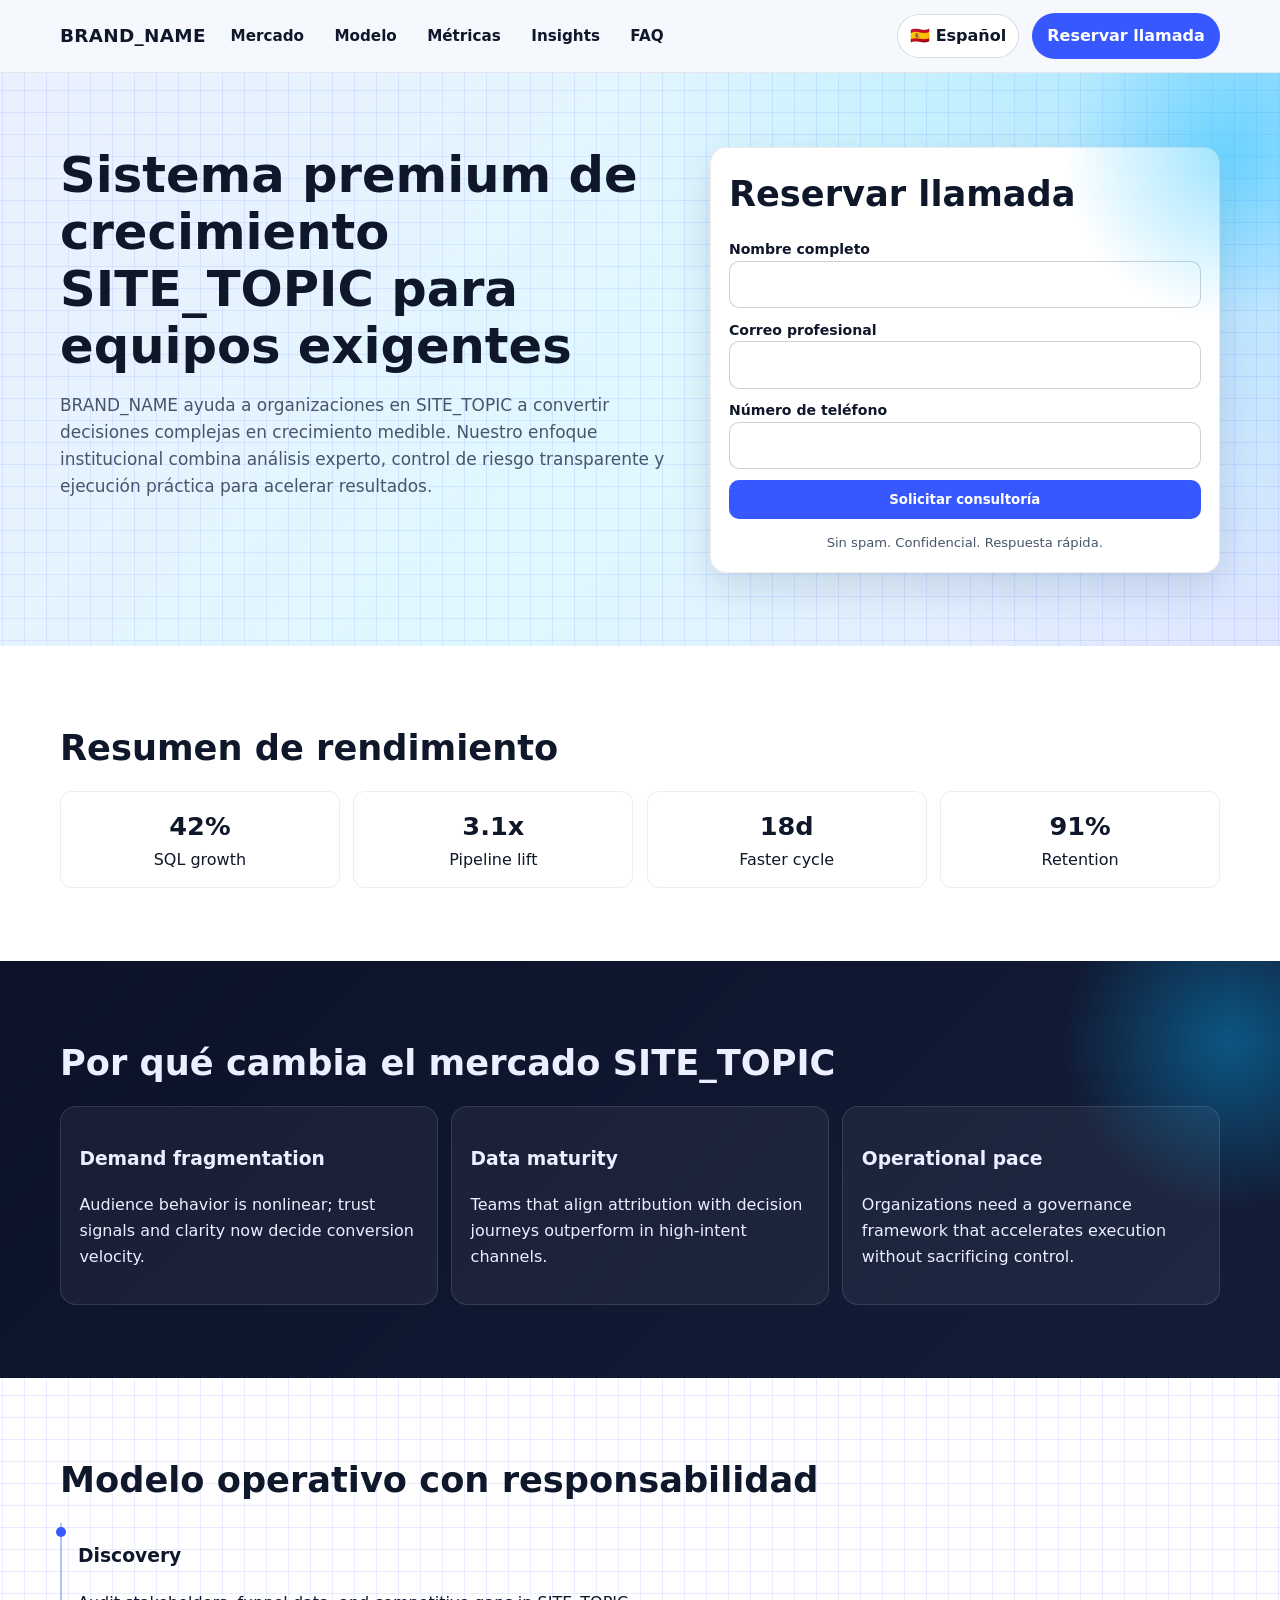
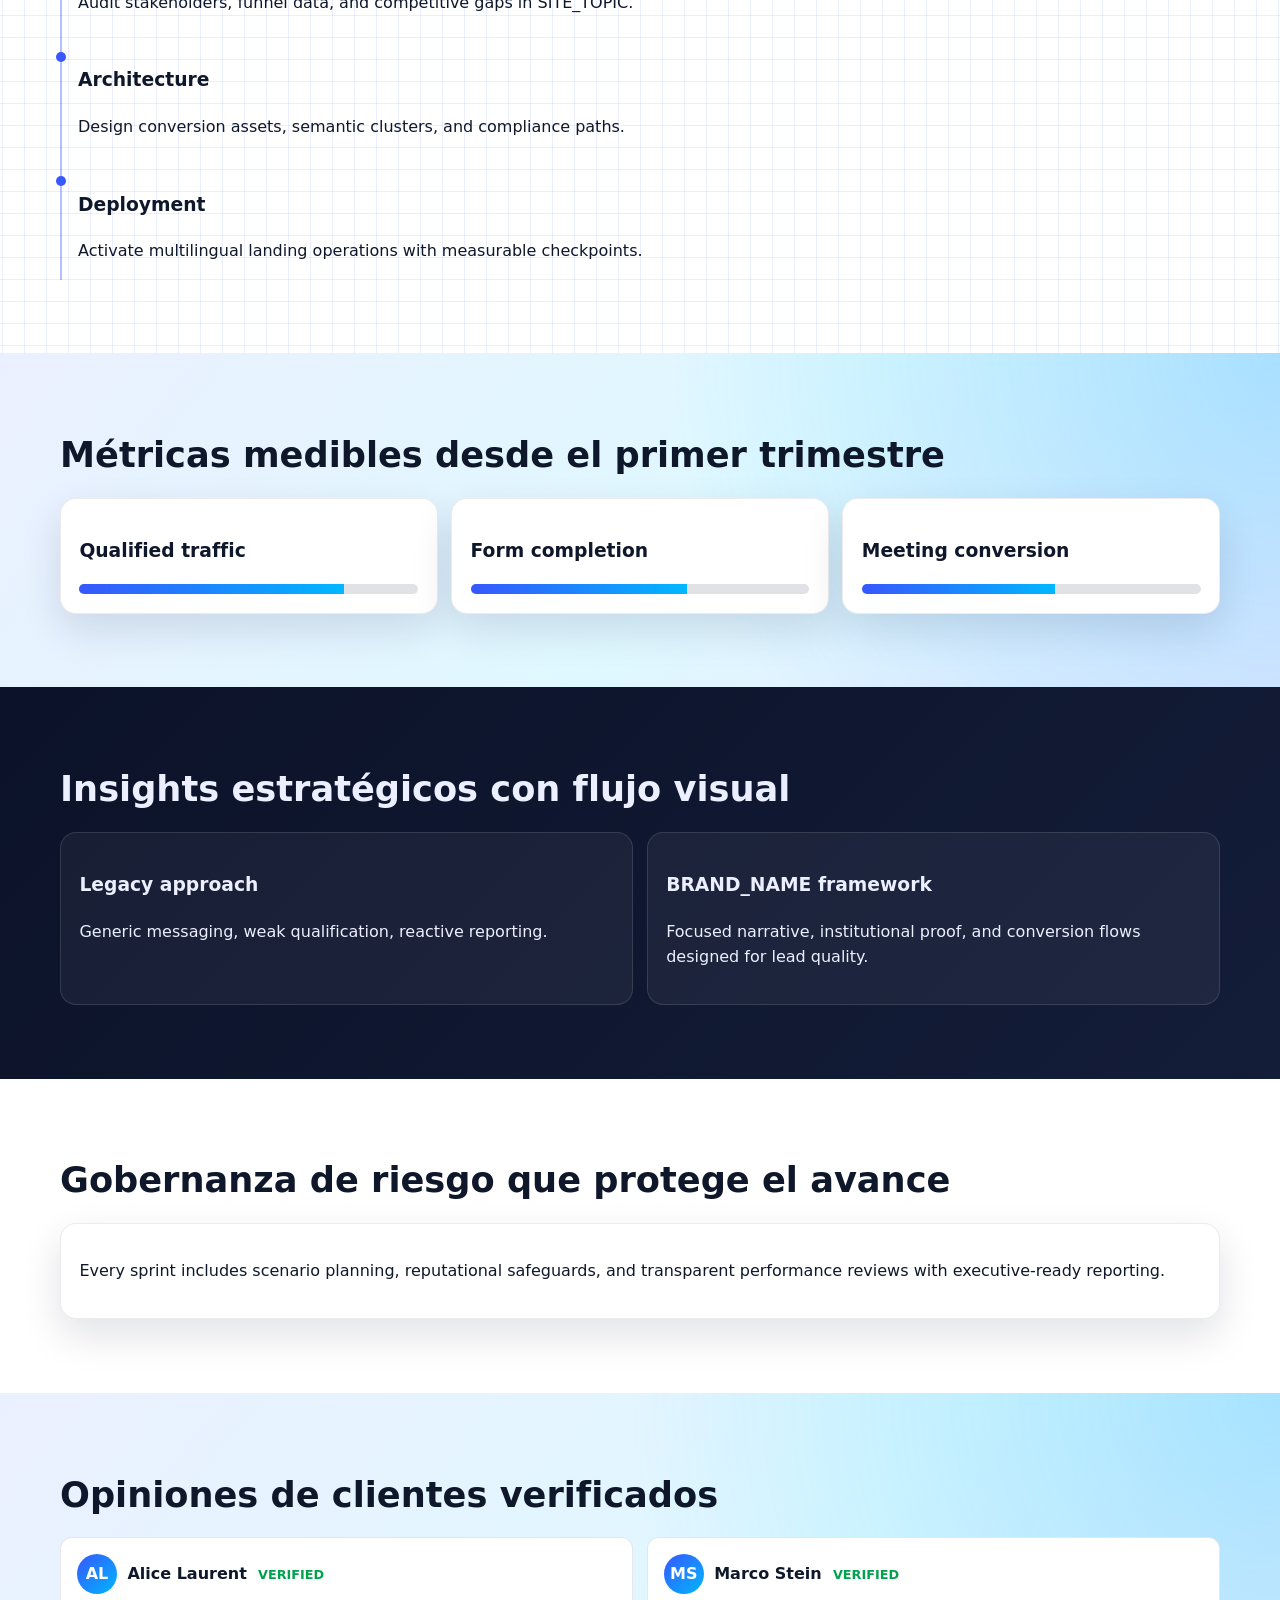
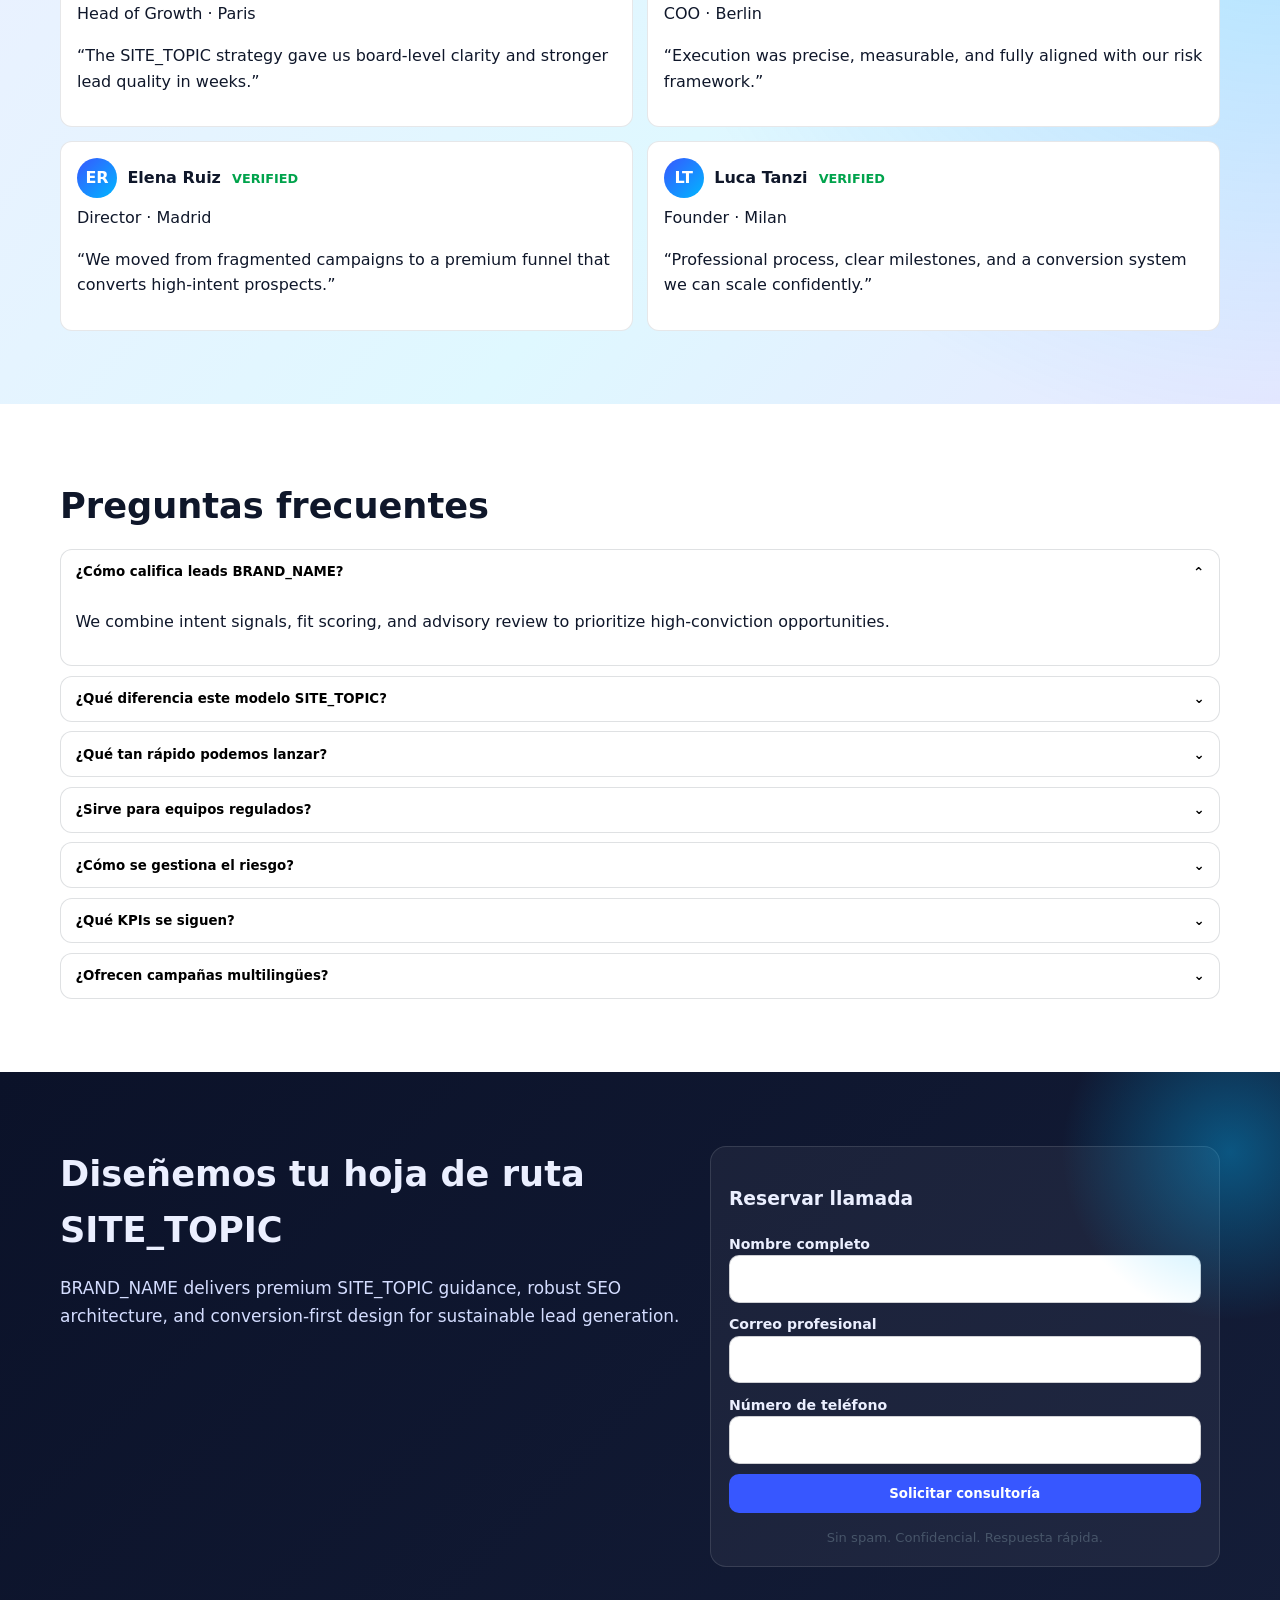
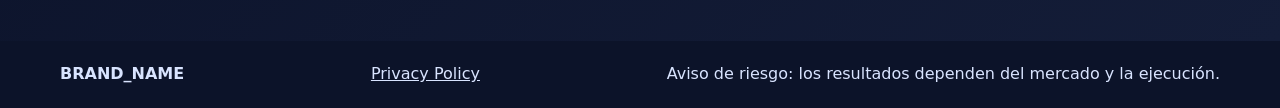
<file: es/index.html>
<!doctype html>
<html lang="es">
<head>
  <meta charset="utf-8">
  <meta name="viewport" content="width=device-width, initial-scale=1">
  <title>BRAND_NAME | Plataforma premium de crecimiento SITE_TOPIC</title>
  <meta name="description" content="Conoce BRAND_NAME, una landing premium SITE_TOPIC orientada a educación profunda y captación de leads de calidad.">
  <link rel="canonical" href="https://example.com/es/">
  <link rel="alternate" hreflang="en" href="https://example.com/">
  <link rel="alternate" hreflang="de" href="https://example.com/de/">
  <link rel="alternate" hreflang="fr" href="https://example.com/fr/">
  <link rel="alternate" hreflang="es" href="https://example.com/es/">
  <link rel="alternate" hreflang="it" href="https://example.com/it/">
  <link rel="alternate" hreflang="x-default" href="https://example.com/">
  <meta property="og:type" content="website">
  <meta property="og:title" content="BRAND_NAME | Plataforma premium de crecimiento SITE_TOPIC">
  <meta property="og:description" content="Conoce BRAND_NAME, una landing premium SITE_TOPIC orientada a educación profunda y captación de leads de calidad.">
  <meta property="og:url" content="https://example.com/es/">
  <meta property="og:image" content="https://example.com/assets/img/og-cover.jpg">
  <meta name="twitter:card" content="summary_large_image">
  <meta name="twitter:title" content="BRAND_NAME | Plataforma premium de crecimiento SITE_TOPIC">
  <meta name="twitter:description" content="Conoce BRAND_NAME, una landing premium SITE_TOPIC orientada a educación profunda y captación de leads de calidad.">
  <meta name="twitter:image" content="https://example.com/assets/img/og-cover.jpg">
  <link rel="stylesheet" href="../assets/style.css">
  <script src="../assets/app.js" defer></script>
</head>
<body>
<header class="site-header">
  <div class="container header-inner">
    <a class="brand" href="../index.html">BRAND_NAME</a>
    <nav class="main-nav" aria-label="Primary navigation"><a href="#sec-why">Mercado</a><a href="#sec-model">Modelo</a><a href="#sec-metrics">Métricas</a><a href="#sec-insights">Insights</a><a href="#sec-faq">FAQ</a></nav>
    <div class="header-right">
      <details class="lang-dropdown">
        <summary class="lang-toggle">🇪🇸 Español</summary>
        <div class="lang-menu"><a class="" href="../index.html">🇬🇧 English</a><a class="" href="../de/index.html">🇩🇪 Deutsch</a><a class="" href="../fr/index.html">🇫🇷 Français</a><a class="active" href="../es/index.html">🇪🇸 Español</a><a class="" href="../it/index.html">🇮🇹 Italiano</a></div>
      </details>
      <a class="cta-link" href="#final-cta">Reservar llamada</a>
      <button class="mobile-menu-btn" aria-label="Open menu">☰</button>
    </div>
  </div>
</header>

<div class="mobile-drawer" aria-hidden="true">
  <div class="drawer-panel" role="dialog" aria-modal="true" aria-label="Mobile menu">
    <button class="drawer-close" aria-label="Close menu">×</button>
    <nav class="drawer-nav"><a href="#sec-why">Mercado</a><a href="#sec-model">Modelo</a><a href="#sec-metrics">Métricas</a><a href="#sec-insights">Insights</a><a href="#sec-faq">FAQ</a></nav>
    <div class="drawer-languages"><a class="" href="../index.html">🇬🇧 English</a><a class="" href="../de/index.html">🇩🇪 Deutsch</a><a class="" href="../fr/index.html">🇫🇷 Français</a><a class="active" href="../es/index.html">🇪🇸 Español</a><a class="" href="../it/index.html">🇮🇹 Italiano</a></div>
  </div>
</div>

<main>
  <section class="section section-gradient mesh glow">
    <div class="container hero-grid reveal">
      <div>
        <h1>Sistema premium de crecimiento SITE_TOPIC para equipos exigentes</h1>
        <p class="lead">BRAND_NAME ayuda a organizaciones en SITE_TOPIC a convertir decisiones complejas en crecimiento medible. Nuestro enfoque institucional combina análisis experto, control de riesgo transparente y ejecución práctica para acelerar resultados.</p>
      </div>
      <aside class="hero-card">
        <h2>Reservar llamada</h2>
        <form class="form-stack" aria-label="Lead form">
          <label>Nombre completo<input type="text" name="fullName" required></label>
          <label>Correo profesional<input type="email" name="email" required></label>
          <label>Número de teléfono<input type="tel" name="phone" required></label>
          <button type="submit">Solicitar consultoría</button>
          <p class="microcopy">Sin spam. Confidencial. Respuesta rápida.</p>
        </form>
      </aside>
    </div>
  </section>

  <section class="section section-light" id="sec-kpi">
    <div class="container reveal"><h2>Resumen de rendimiento</h2>
      <div class="kpi-grid">
        <div class="kpi"><strong>42%</strong>SQL growth</div><div class="kpi"><strong>3.1x</strong>Pipeline lift</div><div class="kpi"><strong>18d</strong>Faster cycle</div><div class="kpi"><strong>91%</strong>Retention</div>
      </div>
    </div>
  </section>

  <section class="section section-dark glow" id="sec-why"><div class="container reveal"><h2>Por qué cambia el mercado SITE_TOPIC</h2>
    <div class="icon-grid"><article class="panel"><h3>Demand fragmentation</h3><p>Audience behavior is nonlinear; trust signals and clarity now decide conversion velocity.</p></article><article class="panel"><h3>Data maturity</h3><p>Teams that align attribution with decision journeys outperform in high-intent channels.</p></article><article class="panel"><h3>Operational pace</h3><p>Organizations need a governance framework that accelerates execution without sacrificing control.</p></article></div>
  </div></section>

  <section class="section section-light mesh" id="sec-model"><div class="container reveal"><h2>Modelo operativo con responsabilidad</h2><div class="timeline"><article><h3>Discovery</h3><p>Audit stakeholders, funnel data, and competitive gaps in SITE_TOPIC.</p></article><article><h3>Architecture</h3><p>Design conversion assets, semantic clusters, and compliance paths.</p></article><article><h3>Deployment</h3><p>Activate multilingual landing operations with measurable checkpoints.</p></article></div></div></section>

  <section class="section section-gradient" id="sec-metrics"><div class="container reveal"><h2>Métricas medibles desde el primer trimestre</h2><div class="bars"><article class="panel"><h3>Qualified traffic</h3><div class="progress"><span data-width="78%"></span></div></article><article class="panel"><h3>Form completion</h3><div class="progress"><span data-width="64%"></span></div></article><article class="panel"><h3>Meeting conversion</h3><div class="progress"><span data-width="57%"></span></div></article></div></div></section>

  <section class="section section-dark" id="sec-insights"><div class="container reveal"><h2>Insights estratégicos con flujo visual</h2><div class="compare-grid"><article class="panel"><h3>Legacy approach</h3><p>Generic messaging, weak qualification, reactive reporting.</p></article><article class="panel"><h3>BRAND_NAME framework</h3><p>Focused narrative, institutional proof, and conversion flows designed for lead quality.</p></article></div></div></section>

  <section class="section section-light" id="sec-risk"><div class="container reveal"><h2>Gobernanza de riesgo que protege el avance</h2><div class="panel"><p>Every sprint includes scenario planning, reputational safeguards, and transparent performance reviews with executive-ready reporting.</p></div></div></section>

  <section class="section section-gradient" id="sec-reviews"><div class="container reveal"><h2>Opiniones de clientes verificados</h2><div class="review-grid">
  <article class="review-card"><div class="avatar-line"><span class="avatar">AL</span><strong>Alice Laurent <span class="verified">VERIFIED</span></strong></div><div>Head of Growth · Paris</div><p>“The SITE_TOPIC strategy gave us board-level clarity and stronger lead quality in weeks.”</p></article>
  <article class="review-card"><div class="avatar-line"><span class="avatar">MS</span><strong>Marco Stein <span class="verified">VERIFIED</span></strong></div><div>COO · Berlin</div><p>“Execution was precise, measurable, and fully aligned with our risk framework.”</p></article>
  <article class="review-card"><div class="avatar-line"><span class="avatar">ER</span><strong>Elena Ruiz <span class="verified">VERIFIED</span></strong></div><div>Director · Madrid</div><p>“We moved from fragmented campaigns to a premium funnel that converts high-intent prospects.”</p></article>
  <article class="review-card"><div class="avatar-line"><span class="avatar">LT</span><strong>Luca Tanzi <span class="verified">VERIFIED</span></strong></div><div>Founder · Milan</div><p>“Professional process, clear milestones, and a conversion system we can scale confidently.”</p></article>
  </div></div></section>

  <section class="section section-light" id="sec-faq"><div class="container reveal"><h2>Preguntas frecuentes</h2><div class="faq-list"><article class="faq-item active"><button class="faq-question" aria-expanded="true">¿Cómo califica leads BRAND_NAME?<span class="faq-arrow">⌄</span></button><div class="faq-answer"><p>We combine intent signals, fit scoring, and advisory review to prioritize high-conviction opportunities.</p></div></article><article class="faq-item "><button class="faq-question" aria-expanded="false">¿Qué diferencia este modelo SITE_TOPIC?<span class="faq-arrow">⌄</span></button><div class="faq-answer"><p>We combine intent signals, fit scoring, and advisory review to prioritize high-conviction opportunities.</p></div></article><article class="faq-item "><button class="faq-question" aria-expanded="false">¿Qué tan rápido podemos lanzar?<span class="faq-arrow">⌄</span></button><div class="faq-answer"><p>We combine intent signals, fit scoring, and advisory review to prioritize high-conviction opportunities.</p></div></article><article class="faq-item "><button class="faq-question" aria-expanded="false">¿Sirve para equipos regulados?<span class="faq-arrow">⌄</span></button><div class="faq-answer"><p>We combine intent signals, fit scoring, and advisory review to prioritize high-conviction opportunities.</p></div></article><article class="faq-item "><button class="faq-question" aria-expanded="false">¿Cómo se gestiona el riesgo?<span class="faq-arrow">⌄</span></button><div class="faq-answer"><p>We combine intent signals, fit scoring, and advisory review to prioritize high-conviction opportunities.</p></div></article><article class="faq-item "><button class="faq-question" aria-expanded="false">¿Qué KPIs se siguen?<span class="faq-arrow">⌄</span></button><div class="faq-answer"><p>We combine intent signals, fit scoring, and advisory review to prioritize high-conviction opportunities.</p></div></article><article class="faq-item "><button class="faq-question" aria-expanded="false">¿Ofrecen campañas multilingües?<span class="faq-arrow">⌄</span></button><div class="faq-answer"><p>We combine intent signals, fit scoring, and advisory review to prioritize high-conviction opportunities.</p></div></article></div></div></section>

  <section class="section section-dark glow" id="final-cta"><div class="container hero-grid reveal"><div><h2>Diseñemos tu hoja de ruta SITE_TOPIC</h2><p class="lead">BRAND_NAME delivers premium SITE_TOPIC guidance, robust SEO architecture, and conversion-first design for sustainable lead generation.</p></div><aside class="hero-card"><h3>Reservar llamada</h3><form class="form-stack" aria-label="Lead form final"><label>Nombre completo<input type="text" name="fullName2" required></label><label>Correo profesional<input type="email" name="email2" required></label><label>Número de teléfono<input type="tel" name="phone2" required></label><button type="submit">Solicitar consultoría</button><p class="microcopy">Sin spam. Confidencial. Respuesta rápida.</p></form></aside></div></section>
</main>

<footer class="site-footer">
  <div class="container footer-row">
    <strong>BRAND_NAME</strong>
    <a href="#" data-open-modal>Privacy Policy</a>
    <span>Aviso de riesgo: los resultados dependen del mercado y la ejecución.</span>
  </div>
</footer>

<div class="modal" id="privacy-modal" aria-hidden="true">
  <div class="modal-content" role="dialog" aria-modal="true" aria-label="Privacy Policy">
    <button class="modal-close" aria-label="Close modal">×</button>
    <h2>Privacy Policy</h2>
    <p>BRAND_NAME processes contact information solely to respond to consultation requests, provide SITE_TOPIC related services, and maintain lawful business records. Data access is restricted, encrypted where applicable, and never sold to third parties.</p>
  </div>
</div>

<script type="application/ld+json">{"@context":"https://schema.org","@graph":[{"@type":"Organization","name":"BRAND_NAME","url":"https://example.com/","logo":"https://example.com/assets/img/logo.png","sameAs":["https://www.linkedin.com/company/brand-name"]},{"@type":"WebSite","name":"BRAND_NAME","url":"https://example.com/","inLanguage":"es"},{"@type":"FAQPage","mainEntity":[{"@type":"Question","name":"¿Cómo califica leads BRAND_NAME?","acceptedAnswer":{"@type":"Answer","text":"We combine intent signals, fit scoring, and advisory review to prioritize high-conviction opportunities."}},{"@type":"Question","name":"¿Qué diferencia este modelo SITE_TOPIC?","acceptedAnswer":{"@type":"Answer","text":"We combine intent signals, fit scoring, and advisory review to prioritize high-conviction opportunities."}},{"@type":"Question","name":"¿Qué tan rápido podemos lanzar?","acceptedAnswer":{"@type":"Answer","text":"We combine intent signals, fit scoring, and advisory review to prioritize high-conviction opportunities."}},{"@type":"Question","name":"¿Sirve para equipos regulados?","acceptedAnswer":{"@type":"Answer","text":"We combine intent signals, fit scoring, and advisory review to prioritize high-conviction opportunities."}},{"@type":"Question","name":"¿Cómo se gestiona el riesgo?","acceptedAnswer":{"@type":"Answer","text":"We combine intent signals, fit scoring, and advisory review to prioritize high-conviction opportunities."}},{"@type":"Question","name":"¿Qué KPIs se siguen?","acceptedAnswer":{"@type":"Answer","text":"We combine intent signals, fit scoring, and advisory review to prioritize high-conviction opportunities."}},{"@type":"Question","name":"¿Ofrecen campañas multilingües?","acceptedAnswer":{"@type":"Answer","text":"We combine intent signals, fit scoring, and advisory review to prioritize high-conviction opportunities."}}]},{"@type":"Review","reviewRating":{"@type":"Rating","ratingValue":"5"},"author":{"@type":"Person","name":"Alice Laurent"},"reviewBody":"The SITE_TOPIC strategy delivered premium lead quality and measurable results."}]}</script>
</body>
</html>
</file>
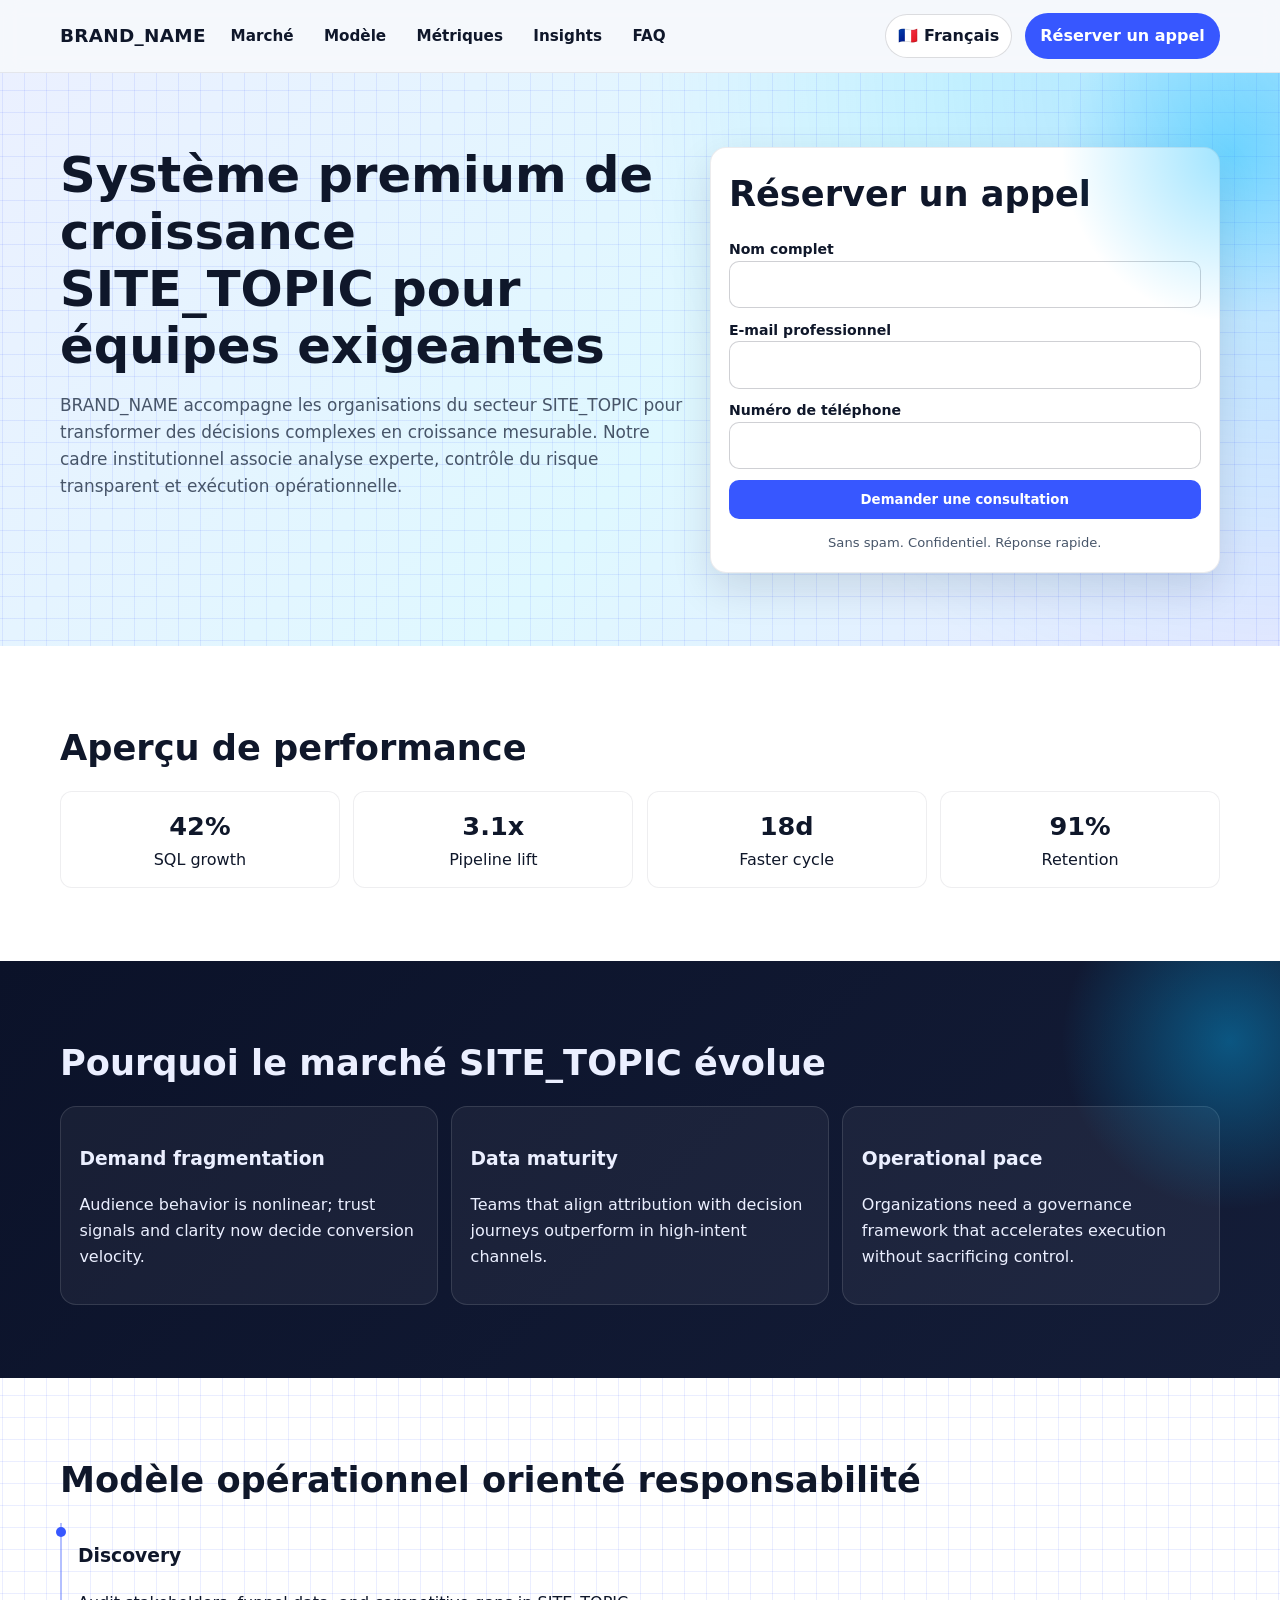
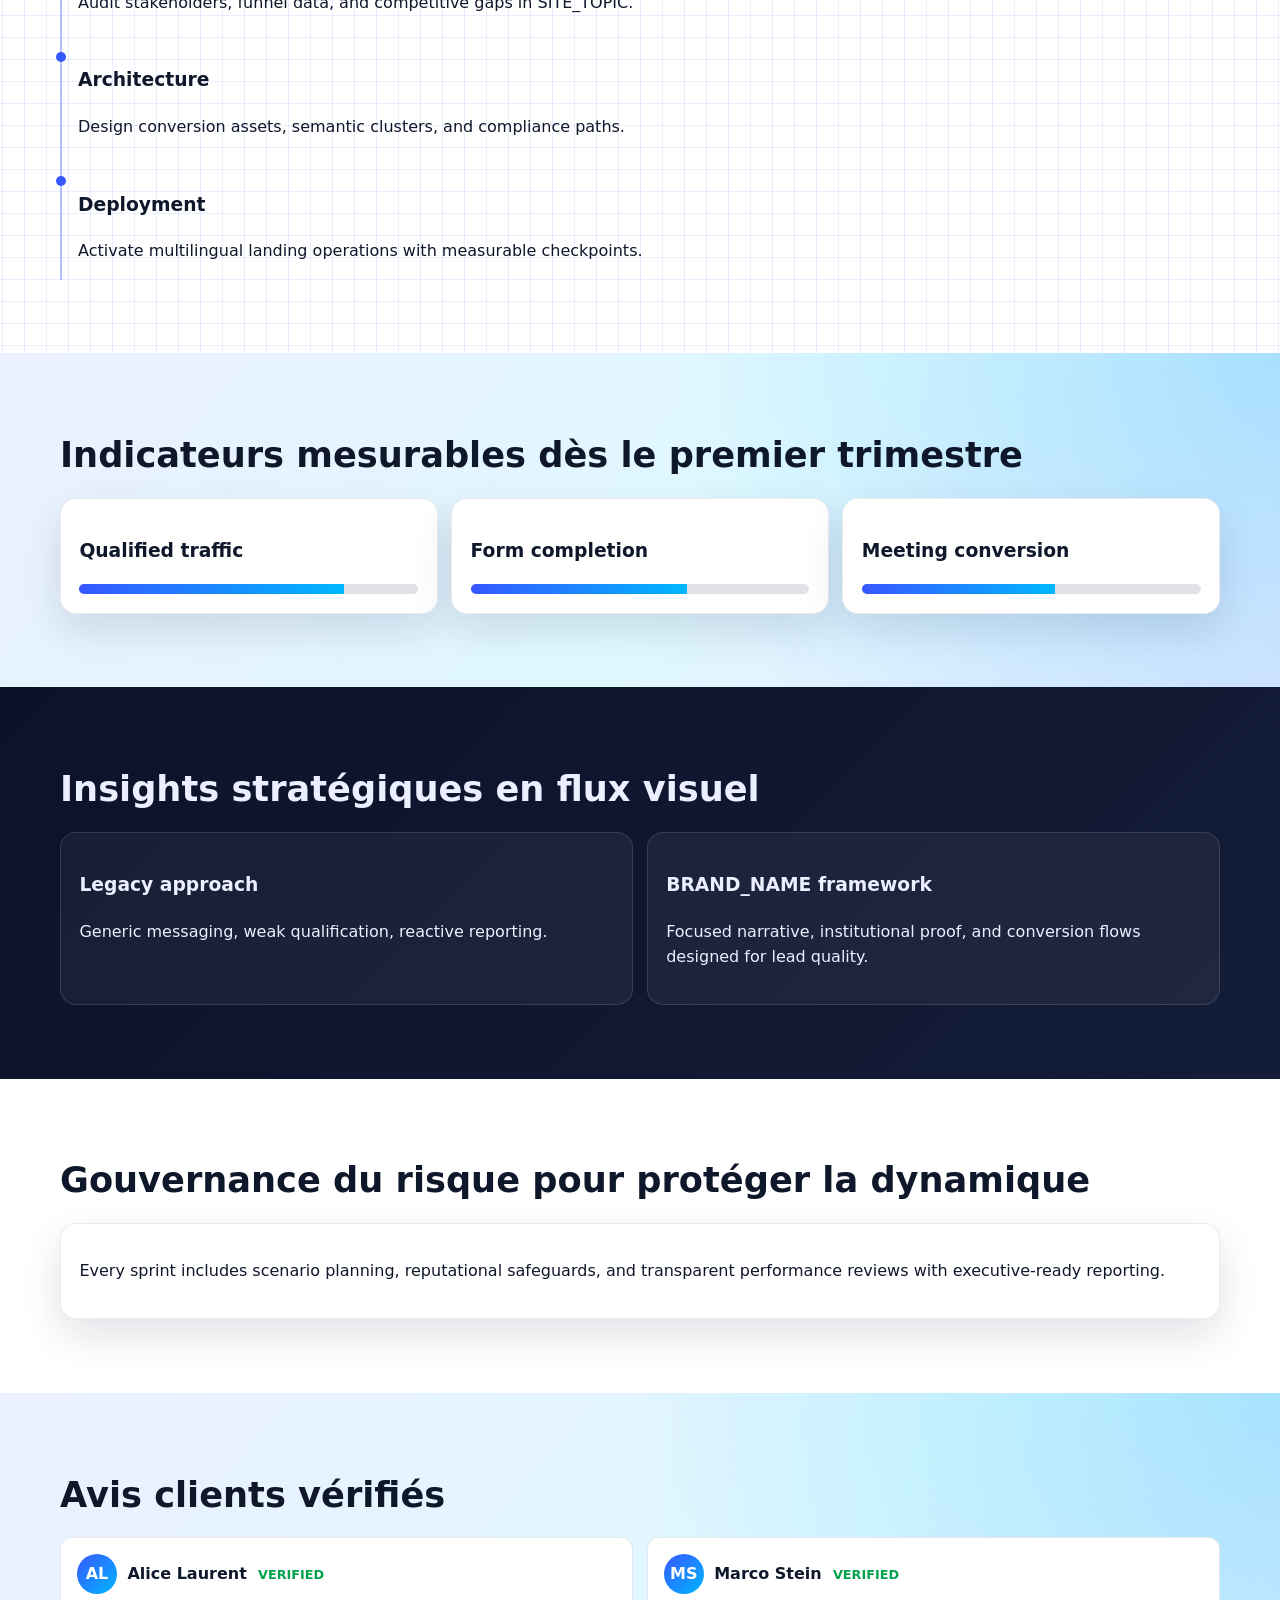
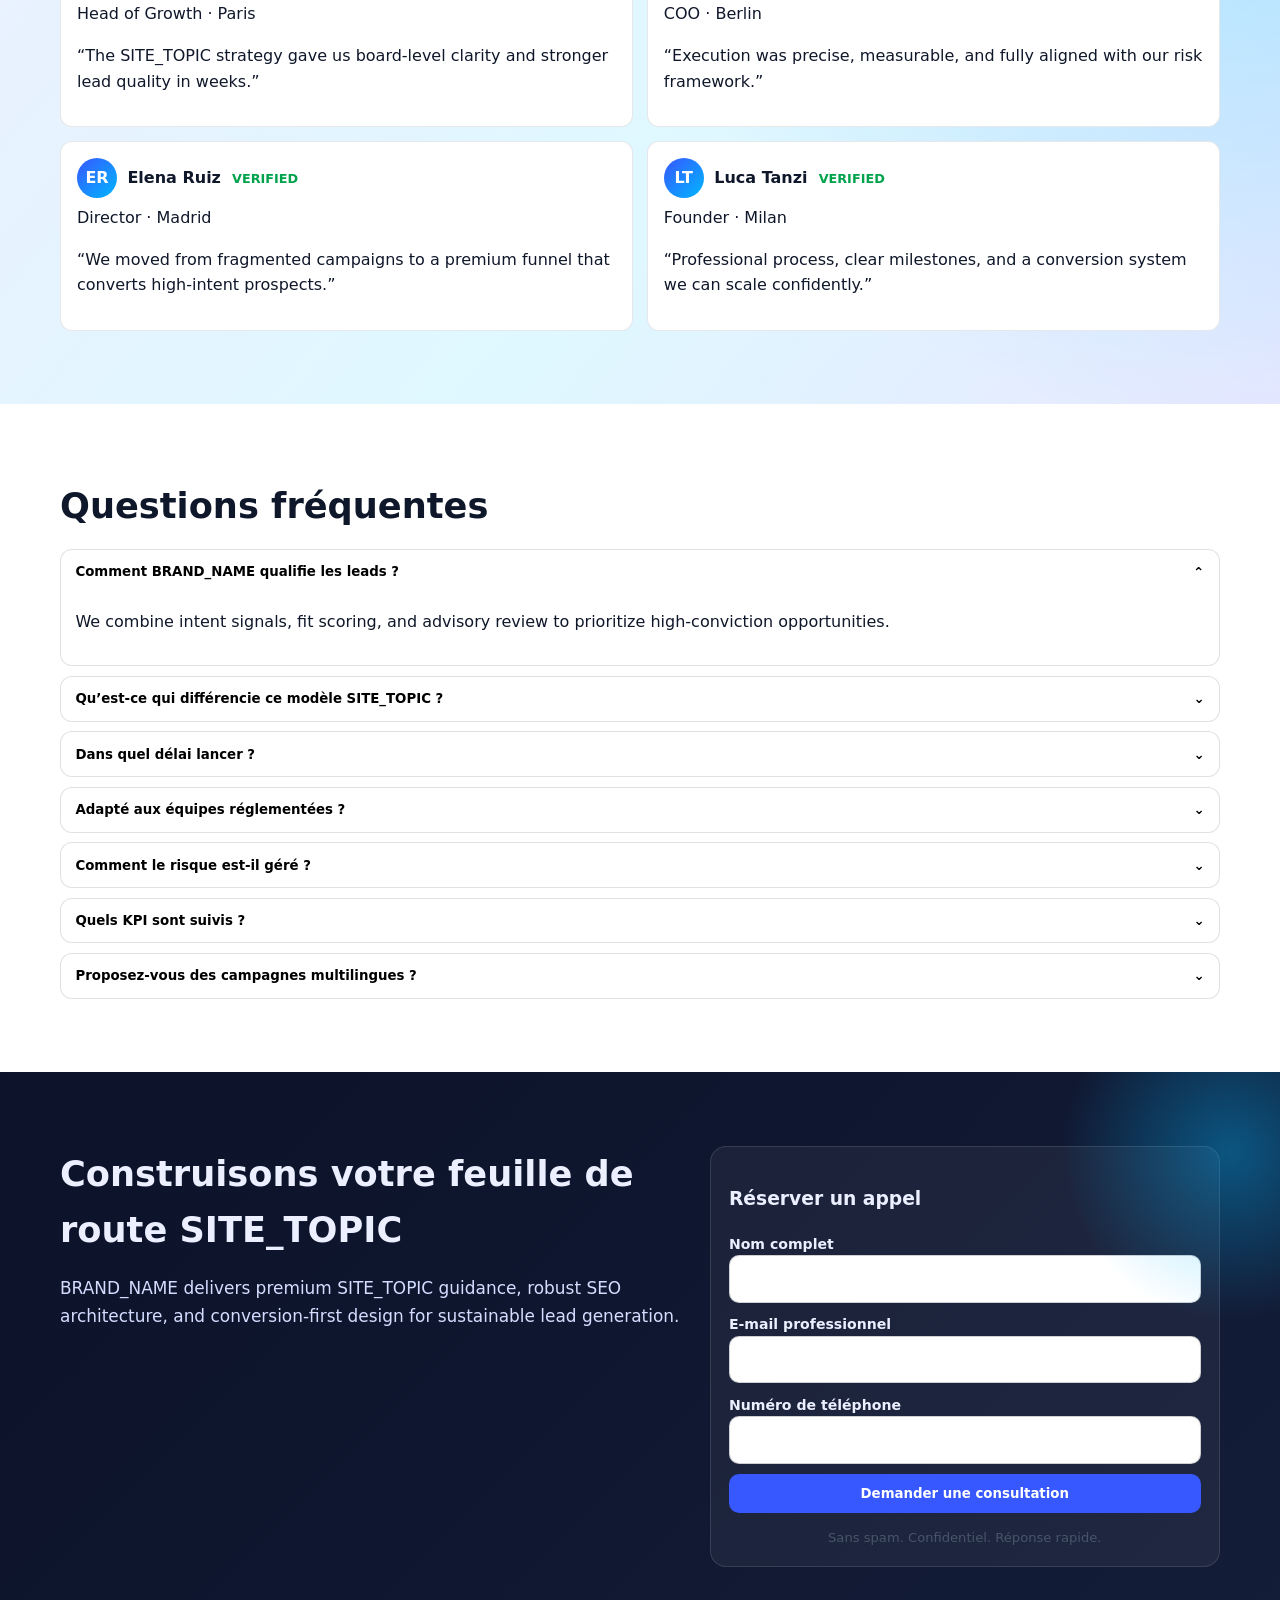
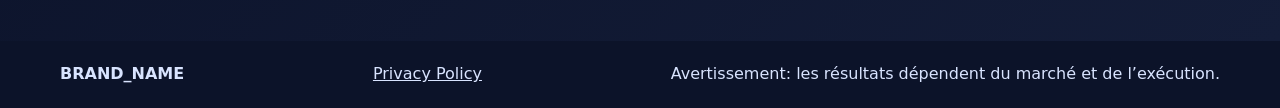
<file: fr/index.html>
<!doctype html>
<html lang="fr">
<head>
  <meta charset="utf-8">
  <meta name="viewport" content="width=device-width, initial-scale=1">
  <title>BRAND_NAME | Plateforme premium SITE_TOPIC</title>
  <meta name="description" content="Découvrez BRAND_NAME, une landing page premium SITE_TOPIC conçue pour informer et convertir des prospects qualifiés.">
  <link rel="canonical" href="https://example.com/fr/">
  <link rel="alternate" hreflang="en" href="https://example.com/">
  <link rel="alternate" hreflang="de" href="https://example.com/de/">
  <link rel="alternate" hreflang="fr" href="https://example.com/fr/">
  <link rel="alternate" hreflang="es" href="https://example.com/es/">
  <link rel="alternate" hreflang="it" href="https://example.com/it/">
  <link rel="alternate" hreflang="x-default" href="https://example.com/">
  <meta property="og:type" content="website">
  <meta property="og:title" content="BRAND_NAME | Plateforme premium SITE_TOPIC">
  <meta property="og:description" content="Découvrez BRAND_NAME, une landing page premium SITE_TOPIC conçue pour informer et convertir des prospects qualifiés.">
  <meta property="og:url" content="https://example.com/fr/">
  <meta property="og:image" content="https://example.com/assets/img/og-cover.jpg">
  <meta name="twitter:card" content="summary_large_image">
  <meta name="twitter:title" content="BRAND_NAME | Plateforme premium SITE_TOPIC">
  <meta name="twitter:description" content="Découvrez BRAND_NAME, une landing page premium SITE_TOPIC conçue pour informer et convertir des prospects qualifiés.">
  <meta name="twitter:image" content="https://example.com/assets/img/og-cover.jpg">
  <link rel="stylesheet" href="../assets/style.css">
  <script src="../assets/app.js" defer></script>
</head>
<body>
<header class="site-header">
  <div class="container header-inner">
    <a class="brand" href="../index.html">BRAND_NAME</a>
    <nav class="main-nav" aria-label="Primary navigation"><a href="#sec-why">Marché</a><a href="#sec-model">Modèle</a><a href="#sec-metrics">Métriques</a><a href="#sec-insights">Insights</a><a href="#sec-faq">FAQ</a></nav>
    <div class="header-right">
      <details class="lang-dropdown">
        <summary class="lang-toggle">🇫🇷 Français</summary>
        <div class="lang-menu"><a class="" href="../index.html">🇬🇧 English</a><a class="" href="../de/index.html">🇩🇪 Deutsch</a><a class="active" href="../fr/index.html">🇫🇷 Français</a><a class="" href="../es/index.html">🇪🇸 Español</a><a class="" href="../it/index.html">🇮🇹 Italiano</a></div>
      </details>
      <a class="cta-link" href="#final-cta">Réserver un appel</a>
      <button class="mobile-menu-btn" aria-label="Open menu">☰</button>
    </div>
  </div>
</header>

<div class="mobile-drawer" aria-hidden="true">
  <div class="drawer-panel" role="dialog" aria-modal="true" aria-label="Mobile menu">
    <button class="drawer-close" aria-label="Close menu">×</button>
    <nav class="drawer-nav"><a href="#sec-why">Marché</a><a href="#sec-model">Modèle</a><a href="#sec-metrics">Métriques</a><a href="#sec-insights">Insights</a><a href="#sec-faq">FAQ</a></nav>
    <div class="drawer-languages"><a class="" href="../index.html">🇬🇧 English</a><a class="" href="../de/index.html">🇩🇪 Deutsch</a><a class="active" href="../fr/index.html">🇫🇷 Français</a><a class="" href="../es/index.html">🇪🇸 Español</a><a class="" href="../it/index.html">🇮🇹 Italiano</a></div>
  </div>
</div>

<main>
  <section class="section section-gradient mesh glow">
    <div class="container hero-grid reveal">
      <div>
        <h1>Système premium de croissance SITE_TOPIC pour équipes exigeantes</h1>
        <p class="lead">BRAND_NAME accompagne les organisations du secteur SITE_TOPIC pour transformer des décisions complexes en croissance mesurable. Notre cadre institutionnel associe analyse experte, contrôle du risque transparent et exécution opérationnelle.</p>
      </div>
      <aside class="hero-card">
        <h2>Réserver un appel</h2>
        <form class="form-stack" aria-label="Lead form">
          <label>Nom complet<input type="text" name="fullName" required></label>
          <label>E-mail professionnel<input type="email" name="email" required></label>
          <label>Numéro de téléphone<input type="tel" name="phone" required></label>
          <button type="submit">Demander une consultation</button>
          <p class="microcopy">Sans spam. Confidentiel. Réponse rapide.</p>
        </form>
      </aside>
    </div>
  </section>

  <section class="section section-light" id="sec-kpi">
    <div class="container reveal"><h2>Aperçu de performance</h2>
      <div class="kpi-grid">
        <div class="kpi"><strong>42%</strong>SQL growth</div><div class="kpi"><strong>3.1x</strong>Pipeline lift</div><div class="kpi"><strong>18d</strong>Faster cycle</div><div class="kpi"><strong>91%</strong>Retention</div>
      </div>
    </div>
  </section>

  <section class="section section-dark glow" id="sec-why"><div class="container reveal"><h2>Pourquoi le marché SITE_TOPIC évolue</h2>
    <div class="icon-grid"><article class="panel"><h3>Demand fragmentation</h3><p>Audience behavior is nonlinear; trust signals and clarity now decide conversion velocity.</p></article><article class="panel"><h3>Data maturity</h3><p>Teams that align attribution with decision journeys outperform in high-intent channels.</p></article><article class="panel"><h3>Operational pace</h3><p>Organizations need a governance framework that accelerates execution without sacrificing control.</p></article></div>
  </div></section>

  <section class="section section-light mesh" id="sec-model"><div class="container reveal"><h2>Modèle opérationnel orienté responsabilité</h2><div class="timeline"><article><h3>Discovery</h3><p>Audit stakeholders, funnel data, and competitive gaps in SITE_TOPIC.</p></article><article><h3>Architecture</h3><p>Design conversion assets, semantic clusters, and compliance paths.</p></article><article><h3>Deployment</h3><p>Activate multilingual landing operations with measurable checkpoints.</p></article></div></div></section>

  <section class="section section-gradient" id="sec-metrics"><div class="container reveal"><h2>Indicateurs mesurables dès le premier trimestre</h2><div class="bars"><article class="panel"><h3>Qualified traffic</h3><div class="progress"><span data-width="78%"></span></div></article><article class="panel"><h3>Form completion</h3><div class="progress"><span data-width="64%"></span></div></article><article class="panel"><h3>Meeting conversion</h3><div class="progress"><span data-width="57%"></span></div></article></div></div></section>

  <section class="section section-dark" id="sec-insights"><div class="container reveal"><h2>Insights stratégiques en flux visuel</h2><div class="compare-grid"><article class="panel"><h3>Legacy approach</h3><p>Generic messaging, weak qualification, reactive reporting.</p></article><article class="panel"><h3>BRAND_NAME framework</h3><p>Focused narrative, institutional proof, and conversion flows designed for lead quality.</p></article></div></div></section>

  <section class="section section-light" id="sec-risk"><div class="container reveal"><h2>Gouvernance du risque pour protéger la dynamique</h2><div class="panel"><p>Every sprint includes scenario planning, reputational safeguards, and transparent performance reviews with executive-ready reporting.</p></div></div></section>

  <section class="section section-gradient" id="sec-reviews"><div class="container reveal"><h2>Avis clients vérifiés</h2><div class="review-grid">
  <article class="review-card"><div class="avatar-line"><span class="avatar">AL</span><strong>Alice Laurent <span class="verified">VERIFIED</span></strong></div><div>Head of Growth · Paris</div><p>“The SITE_TOPIC strategy gave us board-level clarity and stronger lead quality in weeks.”</p></article>
  <article class="review-card"><div class="avatar-line"><span class="avatar">MS</span><strong>Marco Stein <span class="verified">VERIFIED</span></strong></div><div>COO · Berlin</div><p>“Execution was precise, measurable, and fully aligned with our risk framework.”</p></article>
  <article class="review-card"><div class="avatar-line"><span class="avatar">ER</span><strong>Elena Ruiz <span class="verified">VERIFIED</span></strong></div><div>Director · Madrid</div><p>“We moved from fragmented campaigns to a premium funnel that converts high-intent prospects.”</p></article>
  <article class="review-card"><div class="avatar-line"><span class="avatar">LT</span><strong>Luca Tanzi <span class="verified">VERIFIED</span></strong></div><div>Founder · Milan</div><p>“Professional process, clear milestones, and a conversion system we can scale confidently.”</p></article>
  </div></div></section>

  <section class="section section-light" id="sec-faq"><div class="container reveal"><h2>Questions fréquentes</h2><div class="faq-list"><article class="faq-item active"><button class="faq-question" aria-expanded="true">Comment BRAND_NAME qualifie les leads ?<span class="faq-arrow">⌄</span></button><div class="faq-answer"><p>We combine intent signals, fit scoring, and advisory review to prioritize high-conviction opportunities.</p></div></article><article class="faq-item "><button class="faq-question" aria-expanded="false">Qu’est-ce qui différencie ce modèle SITE_TOPIC ?<span class="faq-arrow">⌄</span></button><div class="faq-answer"><p>We combine intent signals, fit scoring, and advisory review to prioritize high-conviction opportunities.</p></div></article><article class="faq-item "><button class="faq-question" aria-expanded="false">Dans quel délai lancer ?<span class="faq-arrow">⌄</span></button><div class="faq-answer"><p>We combine intent signals, fit scoring, and advisory review to prioritize high-conviction opportunities.</p></div></article><article class="faq-item "><button class="faq-question" aria-expanded="false">Adapté aux équipes réglementées ?<span class="faq-arrow">⌄</span></button><div class="faq-answer"><p>We combine intent signals, fit scoring, and advisory review to prioritize high-conviction opportunities.</p></div></article><article class="faq-item "><button class="faq-question" aria-expanded="false">Comment le risque est-il géré ?<span class="faq-arrow">⌄</span></button><div class="faq-answer"><p>We combine intent signals, fit scoring, and advisory review to prioritize high-conviction opportunities.</p></div></article><article class="faq-item "><button class="faq-question" aria-expanded="false">Quels KPI sont suivis ?<span class="faq-arrow">⌄</span></button><div class="faq-answer"><p>We combine intent signals, fit scoring, and advisory review to prioritize high-conviction opportunities.</p></div></article><article class="faq-item "><button class="faq-question" aria-expanded="false">Proposez-vous des campagnes multilingues ?<span class="faq-arrow">⌄</span></button><div class="faq-answer"><p>We combine intent signals, fit scoring, and advisory review to prioritize high-conviction opportunities.</p></div></article></div></div></section>

  <section class="section section-dark glow" id="final-cta"><div class="container hero-grid reveal"><div><h2>Construisons votre feuille de route SITE_TOPIC</h2><p class="lead">BRAND_NAME delivers premium SITE_TOPIC guidance, robust SEO architecture, and conversion-first design for sustainable lead generation.</p></div><aside class="hero-card"><h3>Réserver un appel</h3><form class="form-stack" aria-label="Lead form final"><label>Nom complet<input type="text" name="fullName2" required></label><label>E-mail professionnel<input type="email" name="email2" required></label><label>Numéro de téléphone<input type="tel" name="phone2" required></label><button type="submit">Demander une consultation</button><p class="microcopy">Sans spam. Confidentiel. Réponse rapide.</p></form></aside></div></section>
</main>

<footer class="site-footer">
  <div class="container footer-row">
    <strong>BRAND_NAME</strong>
    <a href="#" data-open-modal>Privacy Policy</a>
    <span>Avertissement: les résultats dépendent du marché et de l’exécution.</span>
  </div>
</footer>

<div class="modal" id="privacy-modal" aria-hidden="true">
  <div class="modal-content" role="dialog" aria-modal="true" aria-label="Privacy Policy">
    <button class="modal-close" aria-label="Close modal">×</button>
    <h2>Privacy Policy</h2>
    <p>BRAND_NAME processes contact information solely to respond to consultation requests, provide SITE_TOPIC related services, and maintain lawful business records. Data access is restricted, encrypted where applicable, and never sold to third parties.</p>
  </div>
</div>

<script type="application/ld+json">{"@context":"https://schema.org","@graph":[{"@type":"Organization","name":"BRAND_NAME","url":"https://example.com/","logo":"https://example.com/assets/img/logo.png","sameAs":["https://www.linkedin.com/company/brand-name"]},{"@type":"WebSite","name":"BRAND_NAME","url":"https://example.com/","inLanguage":"fr"},{"@type":"FAQPage","mainEntity":[{"@type":"Question","name":"Comment BRAND_NAME qualifie les leads ?","acceptedAnswer":{"@type":"Answer","text":"We combine intent signals, fit scoring, and advisory review to prioritize high-conviction opportunities."}},{"@type":"Question","name":"Qu’est-ce qui différencie ce modèle SITE_TOPIC ?","acceptedAnswer":{"@type":"Answer","text":"We combine intent signals, fit scoring, and advisory review to prioritize high-conviction opportunities."}},{"@type":"Question","name":"Dans quel délai lancer ?","acceptedAnswer":{"@type":"Answer","text":"We combine intent signals, fit scoring, and advisory review to prioritize high-conviction opportunities."}},{"@type":"Question","name":"Adapté aux équipes réglementées ?","acceptedAnswer":{"@type":"Answer","text":"We combine intent signals, fit scoring, and advisory review to prioritize high-conviction opportunities."}},{"@type":"Question","name":"Comment le risque est-il géré ?","acceptedAnswer":{"@type":"Answer","text":"We combine intent signals, fit scoring, and advisory review to prioritize high-conviction opportunities."}},{"@type":"Question","name":"Quels KPI sont suivis ?","acceptedAnswer":{"@type":"Answer","text":"We combine intent signals, fit scoring, and advisory review to prioritize high-conviction opportunities."}},{"@type":"Question","name":"Proposez-vous des campagnes multilingues ?","acceptedAnswer":{"@type":"Answer","text":"We combine intent signals, fit scoring, and advisory review to prioritize high-conviction opportunities."}}]},{"@type":"Review","reviewRating":{"@type":"Rating","ratingValue":"5"},"author":{"@type":"Person","name":"Alice Laurent"},"reviewBody":"The SITE_TOPIC strategy delivered premium lead quality and measurable results."}]}</script>
</body>
</html>
</file>
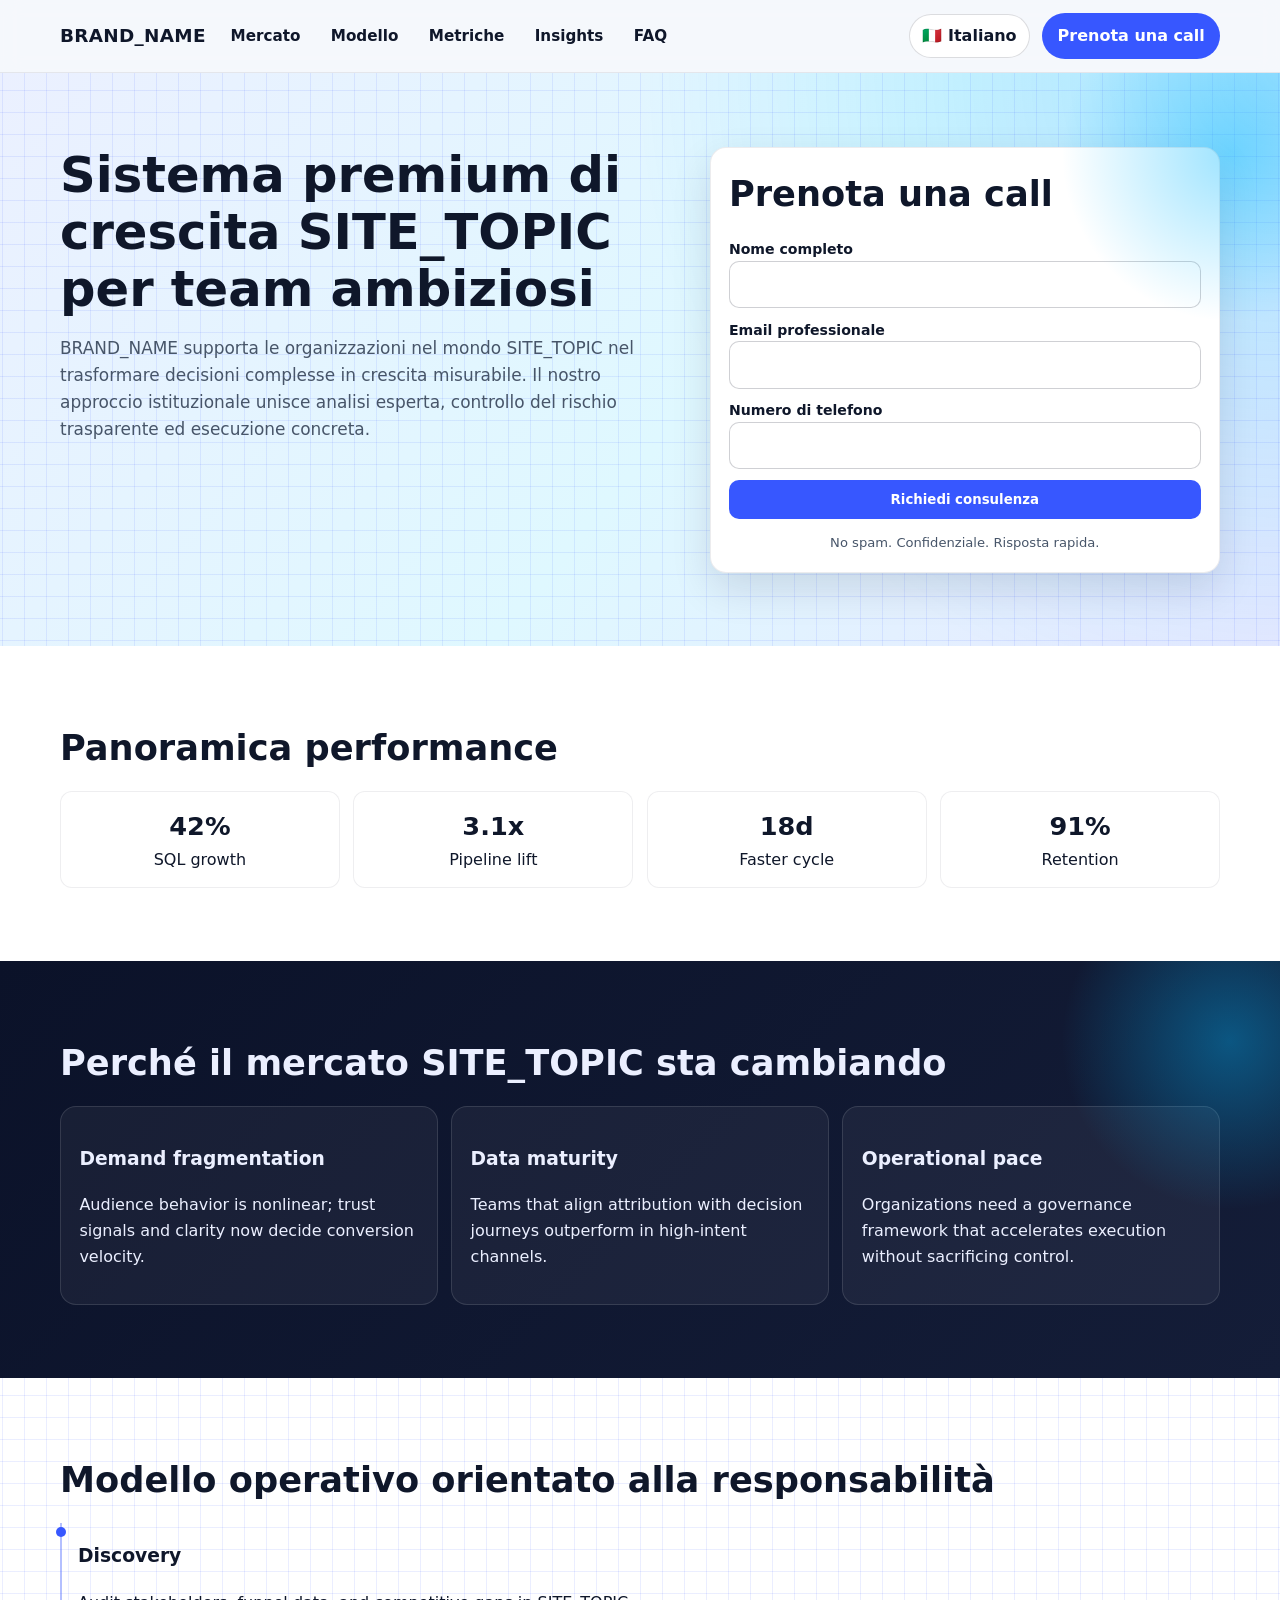
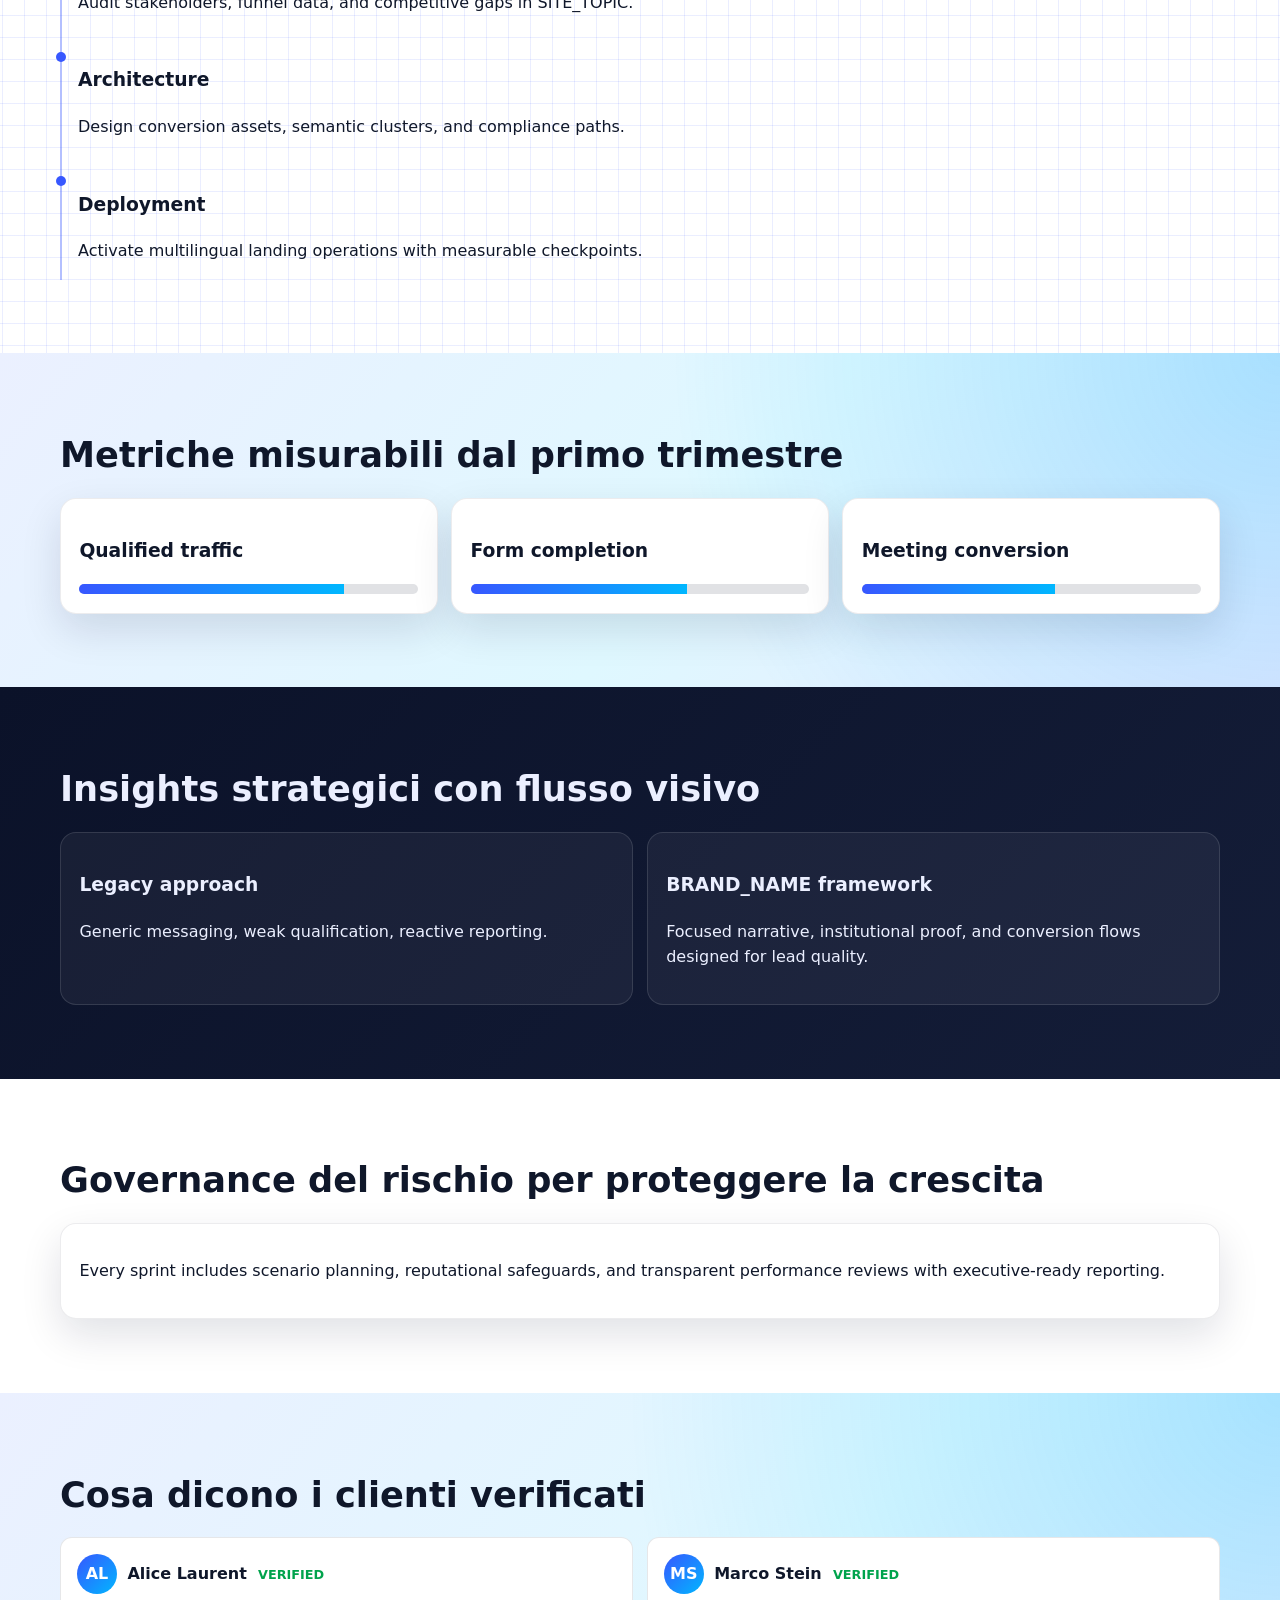
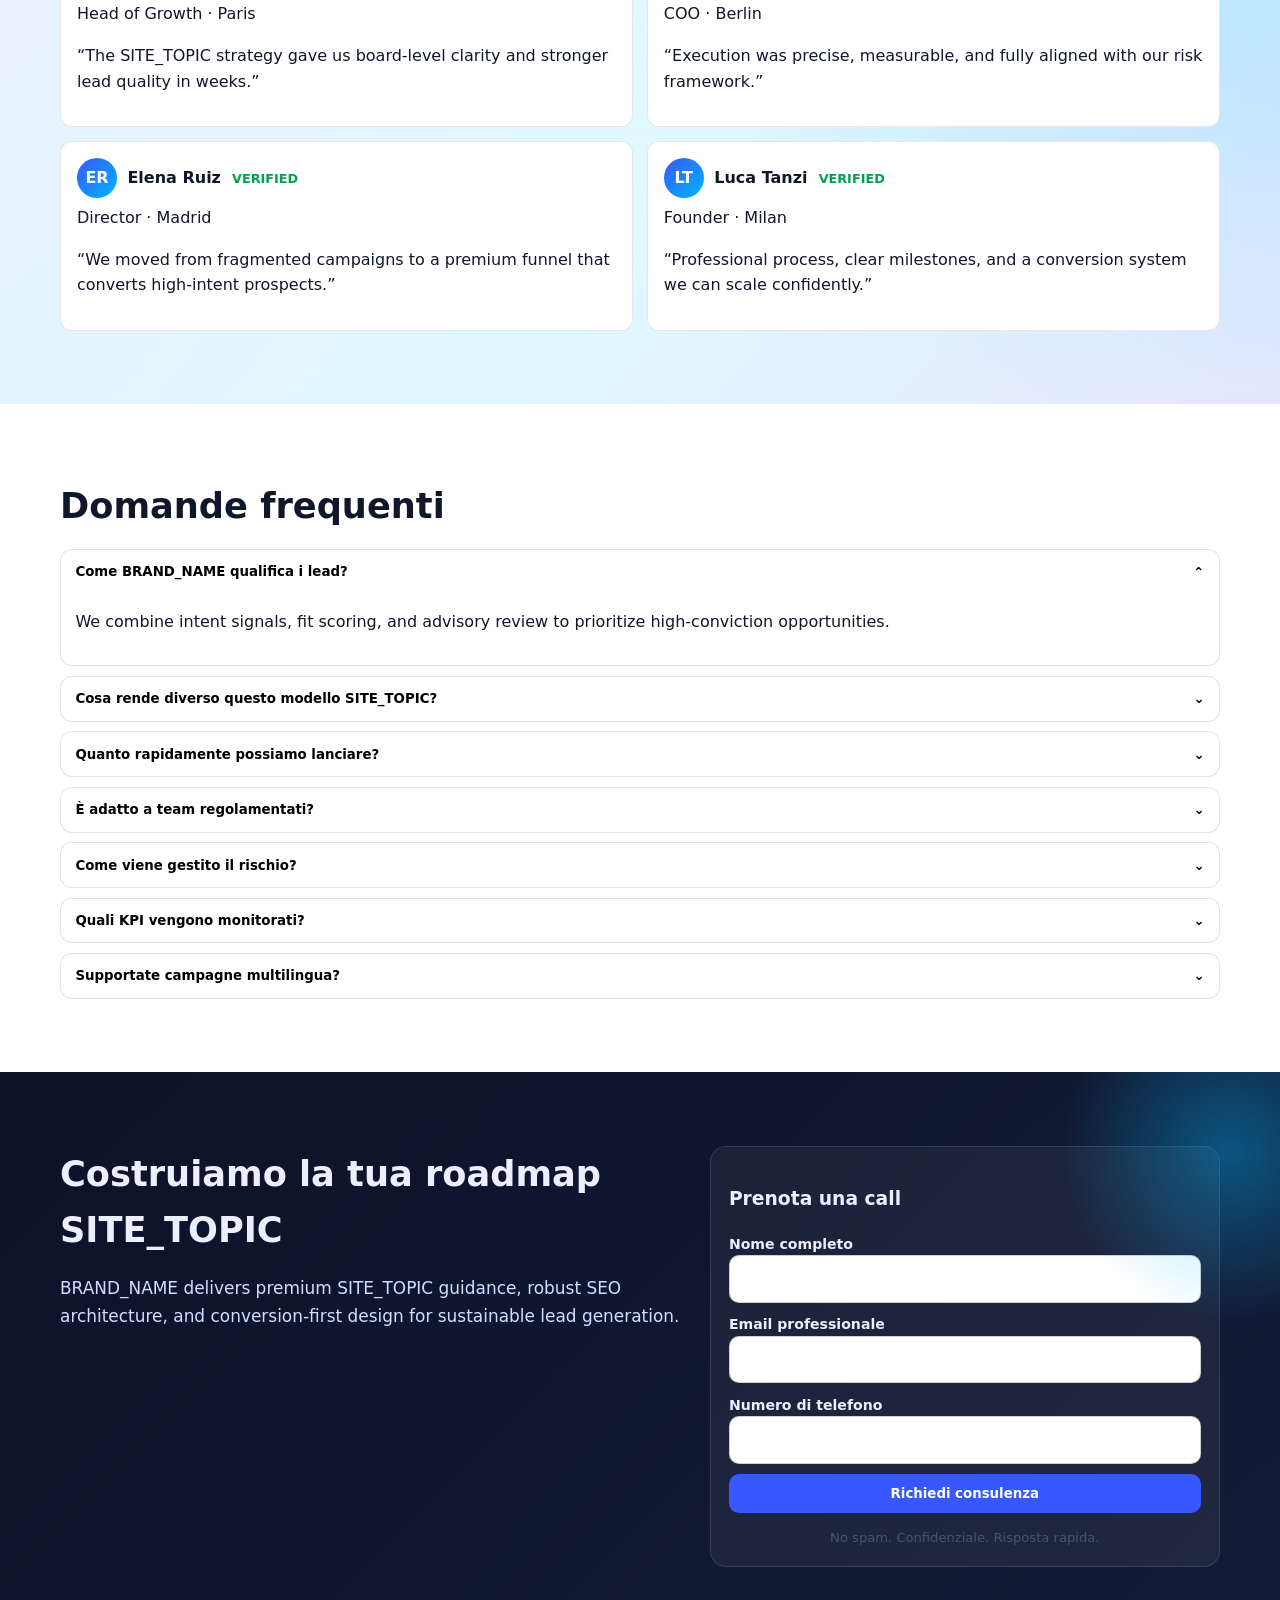
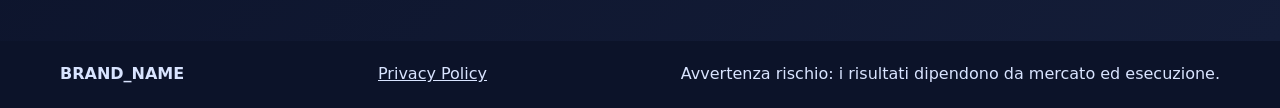
<file: it/index.html>
<!doctype html>
<html lang="it">
<head>
  <meta charset="utf-8">
  <meta name="viewport" content="width=device-width, initial-scale=1">
  <title>BRAND_NAME | Piattaforma premium SITE_TOPIC</title>
  <meta name="description" content="Scopri BRAND_NAME, landing page premium SITE_TOPIC per educare il mercato e generare lead qualificati.">
  <link rel="canonical" href="https://example.com/it/">
  <link rel="alternate" hreflang="en" href="https://example.com/">
  <link rel="alternate" hreflang="de" href="https://example.com/de/">
  <link rel="alternate" hreflang="fr" href="https://example.com/fr/">
  <link rel="alternate" hreflang="es" href="https://example.com/es/">
  <link rel="alternate" hreflang="it" href="https://example.com/it/">
  <link rel="alternate" hreflang="x-default" href="https://example.com/">
  <meta property="og:type" content="website">
  <meta property="og:title" content="BRAND_NAME | Piattaforma premium SITE_TOPIC">
  <meta property="og:description" content="Scopri BRAND_NAME, landing page premium SITE_TOPIC per educare il mercato e generare lead qualificati.">
  <meta property="og:url" content="https://example.com/it/">
  <meta property="og:image" content="https://example.com/assets/img/og-cover.jpg">
  <meta name="twitter:card" content="summary_large_image">
  <meta name="twitter:title" content="BRAND_NAME | Piattaforma premium SITE_TOPIC">
  <meta name="twitter:description" content="Scopri BRAND_NAME, landing page premium SITE_TOPIC per educare il mercato e generare lead qualificati.">
  <meta name="twitter:image" content="https://example.com/assets/img/og-cover.jpg">
  <link rel="stylesheet" href="../assets/style.css">
  <script src="../assets/app.js" defer></script>
</head>
<body>
<header class="site-header">
  <div class="container header-inner">
    <a class="brand" href="../index.html">BRAND_NAME</a>
    <nav class="main-nav" aria-label="Primary navigation"><a href="#sec-why">Mercato</a><a href="#sec-model">Modello</a><a href="#sec-metrics">Metriche</a><a href="#sec-insights">Insights</a><a href="#sec-faq">FAQ</a></nav>
    <div class="header-right">
      <details class="lang-dropdown">
        <summary class="lang-toggle">🇮🇹 Italiano</summary>
        <div class="lang-menu"><a class="" href="../index.html">🇬🇧 English</a><a class="" href="../de/index.html">🇩🇪 Deutsch</a><a class="" href="../fr/index.html">🇫🇷 Français</a><a class="" href="../es/index.html">🇪🇸 Español</a><a class="active" href="../it/index.html">🇮🇹 Italiano</a></div>
      </details>
      <a class="cta-link" href="#final-cta">Prenota una call</a>
      <button class="mobile-menu-btn" aria-label="Open menu">☰</button>
    </div>
  </div>
</header>

<div class="mobile-drawer" aria-hidden="true">
  <div class="drawer-panel" role="dialog" aria-modal="true" aria-label="Mobile menu">
    <button class="drawer-close" aria-label="Close menu">×</button>
    <nav class="drawer-nav"><a href="#sec-why">Mercato</a><a href="#sec-model">Modello</a><a href="#sec-metrics">Metriche</a><a href="#sec-insights">Insights</a><a href="#sec-faq">FAQ</a></nav>
    <div class="drawer-languages"><a class="" href="../index.html">🇬🇧 English</a><a class="" href="../de/index.html">🇩🇪 Deutsch</a><a class="" href="../fr/index.html">🇫🇷 Français</a><a class="" href="../es/index.html">🇪🇸 Español</a><a class="active" href="../it/index.html">🇮🇹 Italiano</a></div>
  </div>
</div>

<main>
  <section class="section section-gradient mesh glow">
    <div class="container hero-grid reveal">
      <div>
        <h1>Sistema premium di crescita SITE_TOPIC per team ambiziosi</h1>
        <p class="lead">BRAND_NAME supporta le organizzazioni nel mondo SITE_TOPIC nel trasformare decisioni complesse in crescita misurabile. Il nostro approccio istituzionale unisce analisi esperta, controllo del rischio trasparente ed esecuzione concreta.</p>
      </div>
      <aside class="hero-card">
        <h2>Prenota una call</h2>
        <form class="form-stack" aria-label="Lead form">
          <label>Nome completo<input type="text" name="fullName" required></label>
          <label>Email professionale<input type="email" name="email" required></label>
          <label>Numero di telefono<input type="tel" name="phone" required></label>
          <button type="submit">Richiedi consulenza</button>
          <p class="microcopy">No spam. Confidenziale. Risposta rapida.</p>
        </form>
      </aside>
    </div>
  </section>

  <section class="section section-light" id="sec-kpi">
    <div class="container reveal"><h2>Panoramica performance</h2>
      <div class="kpi-grid">
        <div class="kpi"><strong>42%</strong>SQL growth</div><div class="kpi"><strong>3.1x</strong>Pipeline lift</div><div class="kpi"><strong>18d</strong>Faster cycle</div><div class="kpi"><strong>91%</strong>Retention</div>
      </div>
    </div>
  </section>

  <section class="section section-dark glow" id="sec-why"><div class="container reveal"><h2>Perché il mercato SITE_TOPIC sta cambiando</h2>
    <div class="icon-grid"><article class="panel"><h3>Demand fragmentation</h3><p>Audience behavior is nonlinear; trust signals and clarity now decide conversion velocity.</p></article><article class="panel"><h3>Data maturity</h3><p>Teams that align attribution with decision journeys outperform in high-intent channels.</p></article><article class="panel"><h3>Operational pace</h3><p>Organizations need a governance framework that accelerates execution without sacrificing control.</p></article></div>
  </div></section>

  <section class="section section-light mesh" id="sec-model"><div class="container reveal"><h2>Modello operativo orientato alla responsabilità</h2><div class="timeline"><article><h3>Discovery</h3><p>Audit stakeholders, funnel data, and competitive gaps in SITE_TOPIC.</p></article><article><h3>Architecture</h3><p>Design conversion assets, semantic clusters, and compliance paths.</p></article><article><h3>Deployment</h3><p>Activate multilingual landing operations with measurable checkpoints.</p></article></div></div></section>

  <section class="section section-gradient" id="sec-metrics"><div class="container reveal"><h2>Metriche misurabili dal primo trimestre</h2><div class="bars"><article class="panel"><h3>Qualified traffic</h3><div class="progress"><span data-width="78%"></span></div></article><article class="panel"><h3>Form completion</h3><div class="progress"><span data-width="64%"></span></div></article><article class="panel"><h3>Meeting conversion</h3><div class="progress"><span data-width="57%"></span></div></article></div></div></section>

  <section class="section section-dark" id="sec-insights"><div class="container reveal"><h2>Insights strategici con flusso visivo</h2><div class="compare-grid"><article class="panel"><h3>Legacy approach</h3><p>Generic messaging, weak qualification, reactive reporting.</p></article><article class="panel"><h3>BRAND_NAME framework</h3><p>Focused narrative, institutional proof, and conversion flows designed for lead quality.</p></article></div></div></section>

  <section class="section section-light" id="sec-risk"><div class="container reveal"><h2>Governance del rischio per proteggere la crescita</h2><div class="panel"><p>Every sprint includes scenario planning, reputational safeguards, and transparent performance reviews with executive-ready reporting.</p></div></div></section>

  <section class="section section-gradient" id="sec-reviews"><div class="container reveal"><h2>Cosa dicono i clienti verificati</h2><div class="review-grid">
  <article class="review-card"><div class="avatar-line"><span class="avatar">AL</span><strong>Alice Laurent <span class="verified">VERIFIED</span></strong></div><div>Head of Growth · Paris</div><p>“The SITE_TOPIC strategy gave us board-level clarity and stronger lead quality in weeks.”</p></article>
  <article class="review-card"><div class="avatar-line"><span class="avatar">MS</span><strong>Marco Stein <span class="verified">VERIFIED</span></strong></div><div>COO · Berlin</div><p>“Execution was precise, measurable, and fully aligned with our risk framework.”</p></article>
  <article class="review-card"><div class="avatar-line"><span class="avatar">ER</span><strong>Elena Ruiz <span class="verified">VERIFIED</span></strong></div><div>Director · Madrid</div><p>“We moved from fragmented campaigns to a premium funnel that converts high-intent prospects.”</p></article>
  <article class="review-card"><div class="avatar-line"><span class="avatar">LT</span><strong>Luca Tanzi <span class="verified">VERIFIED</span></strong></div><div>Founder · Milan</div><p>“Professional process, clear milestones, and a conversion system we can scale confidently.”</p></article>
  </div></div></section>

  <section class="section section-light" id="sec-faq"><div class="container reveal"><h2>Domande frequenti</h2><div class="faq-list"><article class="faq-item active"><button class="faq-question" aria-expanded="true">Come BRAND_NAME qualifica i lead?<span class="faq-arrow">⌄</span></button><div class="faq-answer"><p>We combine intent signals, fit scoring, and advisory review to prioritize high-conviction opportunities.</p></div></article><article class="faq-item "><button class="faq-question" aria-expanded="false">Cosa rende diverso questo modello SITE_TOPIC?<span class="faq-arrow">⌄</span></button><div class="faq-answer"><p>We combine intent signals, fit scoring, and advisory review to prioritize high-conviction opportunities.</p></div></article><article class="faq-item "><button class="faq-question" aria-expanded="false">Quanto rapidamente possiamo lanciare?<span class="faq-arrow">⌄</span></button><div class="faq-answer"><p>We combine intent signals, fit scoring, and advisory review to prioritize high-conviction opportunities.</p></div></article><article class="faq-item "><button class="faq-question" aria-expanded="false">È adatto a team regolamentati?<span class="faq-arrow">⌄</span></button><div class="faq-answer"><p>We combine intent signals, fit scoring, and advisory review to prioritize high-conviction opportunities.</p></div></article><article class="faq-item "><button class="faq-question" aria-expanded="false">Come viene gestito il rischio?<span class="faq-arrow">⌄</span></button><div class="faq-answer"><p>We combine intent signals, fit scoring, and advisory review to prioritize high-conviction opportunities.</p></div></article><article class="faq-item "><button class="faq-question" aria-expanded="false">Quali KPI vengono monitorati?<span class="faq-arrow">⌄</span></button><div class="faq-answer"><p>We combine intent signals, fit scoring, and advisory review to prioritize high-conviction opportunities.</p></div></article><article class="faq-item "><button class="faq-question" aria-expanded="false">Supportate campagne multilingua?<span class="faq-arrow">⌄</span></button><div class="faq-answer"><p>We combine intent signals, fit scoring, and advisory review to prioritize high-conviction opportunities.</p></div></article></div></div></section>

  <section class="section section-dark glow" id="final-cta"><div class="container hero-grid reveal"><div><h2>Costruiamo la tua roadmap SITE_TOPIC</h2><p class="lead">BRAND_NAME delivers premium SITE_TOPIC guidance, robust SEO architecture, and conversion-first design for sustainable lead generation.</p></div><aside class="hero-card"><h3>Prenota una call</h3><form class="form-stack" aria-label="Lead form final"><label>Nome completo<input type="text" name="fullName2" required></label><label>Email professionale<input type="email" name="email2" required></label><label>Numero di telefono<input type="tel" name="phone2" required></label><button type="submit">Richiedi consulenza</button><p class="microcopy">No spam. Confidenziale. Risposta rapida.</p></form></aside></div></section>
</main>

<footer class="site-footer">
  <div class="container footer-row">
    <strong>BRAND_NAME</strong>
    <a href="#" data-open-modal>Privacy Policy</a>
    <span>Avvertenza rischio: i risultati dipendono da mercato ed esecuzione.</span>
  </div>
</footer>

<div class="modal" id="privacy-modal" aria-hidden="true">
  <div class="modal-content" role="dialog" aria-modal="true" aria-label="Privacy Policy">
    <button class="modal-close" aria-label="Close modal">×</button>
    <h2>Privacy Policy</h2>
    <p>BRAND_NAME processes contact information solely to respond to consultation requests, provide SITE_TOPIC related services, and maintain lawful business records. Data access is restricted, encrypted where applicable, and never sold to third parties.</p>
  </div>
</div>

<script type="application/ld+json">{"@context":"https://schema.org","@graph":[{"@type":"Organization","name":"BRAND_NAME","url":"https://example.com/","logo":"https://example.com/assets/img/logo.png","sameAs":["https://www.linkedin.com/company/brand-name"]},{"@type":"WebSite","name":"BRAND_NAME","url":"https://example.com/","inLanguage":"it"},{"@type":"FAQPage","mainEntity":[{"@type":"Question","name":"Come BRAND_NAME qualifica i lead?","acceptedAnswer":{"@type":"Answer","text":"We combine intent signals, fit scoring, and advisory review to prioritize high-conviction opportunities."}},{"@type":"Question","name":"Cosa rende diverso questo modello SITE_TOPIC?","acceptedAnswer":{"@type":"Answer","text":"We combine intent signals, fit scoring, and advisory review to prioritize high-conviction opportunities."}},{"@type":"Question","name":"Quanto rapidamente possiamo lanciare?","acceptedAnswer":{"@type":"Answer","text":"We combine intent signals, fit scoring, and advisory review to prioritize high-conviction opportunities."}},{"@type":"Question","name":"È adatto a team regolamentati?","acceptedAnswer":{"@type":"Answer","text":"We combine intent signals, fit scoring, and advisory review to prioritize high-conviction opportunities."}},{"@type":"Question","name":"Come viene gestito il rischio?","acceptedAnswer":{"@type":"Answer","text":"We combine intent signals, fit scoring, and advisory review to prioritize high-conviction opportunities."}},{"@type":"Question","name":"Quali KPI vengono monitorati?","acceptedAnswer":{"@type":"Answer","text":"We combine intent signals, fit scoring, and advisory review to prioritize high-conviction opportunities."}},{"@type":"Question","name":"Supportate campagne multilingua?","acceptedAnswer":{"@type":"Answer","text":"We combine intent signals, fit scoring, and advisory review to prioritize high-conviction opportunities."}}]},{"@type":"Review","reviewRating":{"@type":"Rating","ratingValue":"5"},"author":{"@type":"Person","name":"Alice Laurent"},"reviewBody":"The SITE_TOPIC strategy delivered premium lead quality and measurable results."}]}</script>
</body>
</html>
</file>
<file: assets/style.css>
:root {
  --bg: #f6f8fc;
  --surface: #ffffff;
  --text: #0f172a;
  --muted: #475569;
  --primary: #3757ff;
  --accent: #00b7ff;
  --dark: #0b1229;
  --dark-2: #141d38;
  --ring: rgba(55, 87, 255, 0.35);
  --radius: 16px;
  --shadow: 0 16px 40px rgba(8, 18, 50, 0.12);
}

* { box-sizing: border-box; }
html, body, button, a, li, span {
  font-family: system-ui, -apple-system, "Segoe UI Emoji", "Apple Color Emoji", "Noto Color Emoji", sans-serif;
}
body {
  margin: 0;
  color: var(--text);
  background: var(--bg);
  line-height: 1.6;
}
a { color: inherit; text-decoration: none; }
img { max-width: 100%; display: block; }
.container { width: min(1160px, calc(100% - 2rem)); margin: 0 auto; }

.site-header {
  position: sticky; top: 0; z-index: 90;
  background: rgba(246,248,252,0.9); backdrop-filter: blur(10px);
  border-bottom: 1px solid rgba(15,23,42,0.08);
}
.header-inner {
  display: flex; justify-content: space-between; align-items: center;
  min-height: 72px; gap: 1rem;
}
.brand { font-weight: 800; font-size: 1.15rem; letter-spacing: .3px; }
.main-nav { display: flex; gap: .8rem; }
.main-nav a { display: inline-flex; white-space: nowrap; font-weight: 600; font-size: .95rem; padding: .3rem .55rem; border-radius: 999px; }
.main-nav a:hover, .main-nav a:focus-visible { background: rgba(55,87,255,.1); outline: none; }
.header-right { display: flex; align-items: center; gap: .8rem; margin-left: auto; }
.cta-link { display: inline-flex; white-space: nowrap; padding: .62rem .95rem; border-radius: 999px; background: var(--primary); color: #fff; font-weight: 700; }

.lang-dropdown { position: relative; }
.lang-toggle {
  list-style: none; cursor: pointer; padding: .52rem .75rem; border: 1px solid rgba(15,23,42,.15);
  border-radius: 999px; font-weight: 600; background: #fff;
}
.lang-toggle::-webkit-details-marker { display: none; }
.lang-menu {
  position: absolute; right: 0; top: calc(100% + .35rem); background: #fff;
  border: 1px solid rgba(15,23,42,.12); border-radius: 12px; box-shadow: var(--shadow);
  min-width: 190px; padding: .35rem;
}
.lang-menu a { display: block; padding: .48rem .62rem; border-radius: 8px; }
.lang-menu a:hover { background: rgba(55,87,255,.08); }
.lang-menu a.active { background: rgba(55,87,255,.14); font-weight: 700; }

.mobile-menu-btn { display: none; border: 1px solid rgba(15,23,42,.2); border-radius: 10px; background: #fff; padding: .5rem .7rem; }
.mobile-drawer {
  position: fixed; inset: 0; background: rgba(10,15,30,.55); display: none; z-index: 120;
}
.mobile-drawer.open { display: block; }
.drawer-panel {
  width: min(92vw, 360px); height: 100%; margin-left: auto; background: #fff; padding: 1.2rem;
  overflow-y: auto; box-shadow: -16px 0 38px rgba(0,0,0,.18);
}
.drawer-close { background: transparent; border: none; font-size: 1.9rem; line-height: 1; margin-left: auto; display: block; }
.drawer-nav, .drawer-languages { display: grid; gap: .45rem; margin-top: 1rem; }
.drawer-languages a.active { font-weight: 700; color: var(--primary); }

.section { padding: 4.6rem 0; position: relative; overflow: hidden; }
.section-light { background: var(--surface); }
.section-dark { background: linear-gradient(135deg, var(--dark), var(--dark-2)); color: #ebefff; }
.section-gradient { background: radial-gradient(circle at top right, rgba(0,183,255,.26), transparent 46%), linear-gradient(130deg, #ebf0ff, #dff8ff 55%, #e7e8ff); }
.mesh::before, .glow::after {
  content: ""; position: absolute; pointer-events: none;
}
.mesh::before {
  inset: -20% -5%; background-image: linear-gradient(rgba(55,87,255,.1) 1px, transparent 1px), linear-gradient(90deg, rgba(55,87,255,.1) 1px, transparent 1px);
  background-size: 22px 22px;
}
.glow::after {
  width: 340px; height: 340px; right: -120px; top: -90px; border-radius: 50%;
  background: radial-gradient(circle, rgba(0,183,255,.38), transparent 70%);
}

.hero-grid { display: grid; grid-template-columns: 1.1fr .9fr; gap: 1.6rem; align-items: start; }
.hero-card, .panel {
  position: relative; border-radius: var(--radius); padding: 1.15rem; background: #fff;
  box-shadow: var(--shadow); border: 1px solid rgba(15,23,42,.08);
}
.section-dark .hero-card, .section-dark .panel { background: rgba(255,255,255,.05); border-color: rgba(255,255,255,.12); box-shadow: none; }

h1 { font-size: clamp(1.8rem, 4.2vw, 3.1rem); line-height: 1.15; margin: 0 0 .8rem; }
h2 { font-size: clamp(1.45rem, 3vw, 2.2rem); margin: 0 0 .9rem; }
.lead { font-size: 1.06rem; color: var(--muted); }
.section-dark .lead { color: #d4ddff; }

.form-stack { display: grid; gap: .65rem; margin-top: 1rem; }
.form-stack label { font-size: .88rem; font-weight: 600; }
.form-stack input {
  width: 100%; border: 1px solid rgba(15,23,42,.2); border-radius: 10px; padding: .72rem .8rem;
  font: inherit;
}
.form-stack button {
  width: 100%; border: none; border-radius: 10px; background: var(--primary); color: #fff;
  padding: .75rem .85rem; font-weight: 700; cursor: pointer;
}
.microcopy { margin: .2rem 0 0; font-size: .82rem; color: var(--muted); text-align: center; }

.kpi-grid, .icon-grid, .review-grid, .compare-grid, .bars { display: grid; gap: .85rem; }
.kpi-grid { grid-template-columns: repeat(4, 1fr); }
.kpi { background: rgba(255,255,255,.88); border-radius: 12px; padding: .9rem; text-align: center; border: 1px solid rgba(15,23,42,.07); }
.kpi strong { display: block; font-size: 1.6rem; }

.icon-grid { grid-template-columns: repeat(3, 1fr); }
.compare-grid { grid-template-columns: repeat(2, 1fr); }
.bars { grid-template-columns: repeat(3, 1fr); }
.progress { background: rgba(15,23,42,.12); border-radius: 999px; height: 10px; overflow: hidden; }
.progress > span { display: block; height: 100%; background: linear-gradient(90deg, var(--primary), var(--accent)); width: 0; transition: width .9s ease; }

.timeline { border-left: 2px solid rgba(55,87,255,.38); padding-left: 1rem; display: grid; gap: .95rem; }
.timeline article { position: relative; }
.timeline article::before { content: ""; width: 10px; height: 10px; border-radius: 50%; background: var(--primary); position: absolute; left: -1.35rem; top: .3rem; }

.review-grid { grid-template-columns: repeat(2, 1fr); }
.review-card { border-radius: 12px; padding: 1rem; border: 1px solid rgba(15,23,42,.1); background: #fff; }
.avatar-line { display: flex; align-items: center; gap: .65rem; margin-bottom: .45rem; }
.avatar {
  width: 40px; height: 40px; border-radius: 50%; background: linear-gradient(135deg,#3757ff,#00b7ff);
  color: #fff; display: inline-flex; align-items: center; justify-content: center; font-weight: 800;
}
.verified { color: #00a34c; font-size: .8rem; font-weight: 700; margin-left: .35rem; }

.faq-list { display: grid; gap: .6rem; }
.faq-item { border: 1px solid rgba(15,23,42,.13); border-radius: 12px; background: #fff; overflow: hidden; }
.faq-question {
  width: 100%; text-align: left; padding: .9rem; border: none; background: transparent;
  display: flex; justify-content: space-between; align-items: center; font-weight: 700; cursor: pointer;
}
.faq-arrow { transition: transform .25s ease; }
.faq-item.active .faq-arrow { transform: rotate(180deg); }
.faq-answer {
  max-height: 0; overflow: hidden; transition: max-height .35s ease, opacity .35s ease; opacity: 0;
  padding: 0 .9rem;
}
.faq-item.active .faq-answer { max-height: 220px; opacity: 1; padding-bottom: .9rem; }

.site-footer { background: #0c1329; color: #d9e4ff; padding: 1.3rem 0; }
.footer-row { display: flex; justify-content: space-between; gap: 1rem; flex-wrap: wrap; }
.footer-row a { text-decoration: underline; }

.modal {
  position: fixed; inset: 0; background: rgba(2,8,20,.58); display: none; align-items: center; justify-content: center;
  z-index: 140; padding: 1rem;
}
.modal.open { display: flex; }
.modal-content {
  position: relative; width: min(720px, 100%); max-height: 90vh; overflow: auto; background: #fff;
  border-radius: 14px; padding: 2rem 1.2rem 1.2rem;
}
.modal-close {
  position: absolute;
  top: 24px;
  right: 24px;
  left: auto;
  border: none; background: transparent; font-size: 1.5rem; cursor: pointer;
}

.reveal { opacity: 0; transform: translateY(24px); transition: opacity .6s ease, transform .6s ease; }
.reveal.visible { opacity: 1; transform: translateY(0); }

@media (max-width: 980px) {
  .main-nav, .header-right .cta-link, .lang-dropdown { display: none; }
  .mobile-menu-btn { display: inline-flex; }
  .hero-grid, .kpi-grid, .icon-grid, .bars, .compare-grid, .review-grid { grid-template-columns: 1fr; }
}
</file>
